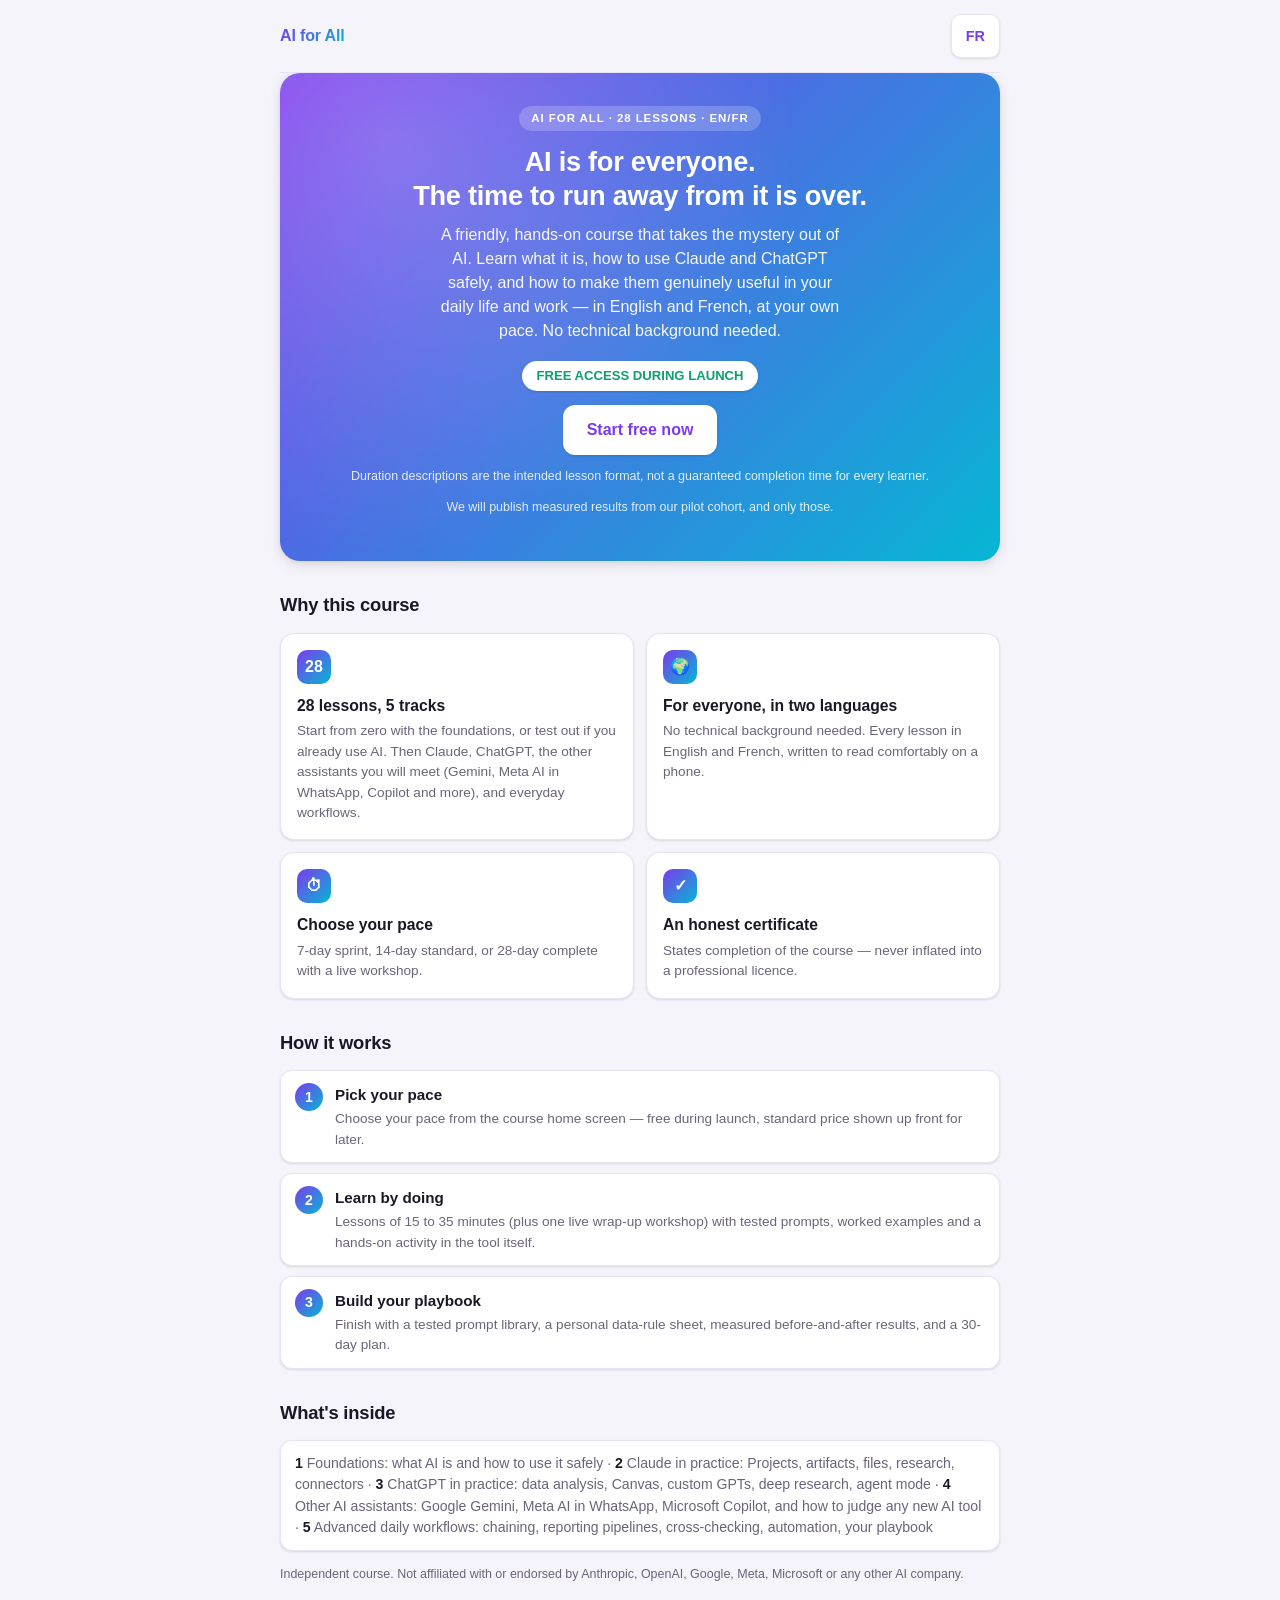
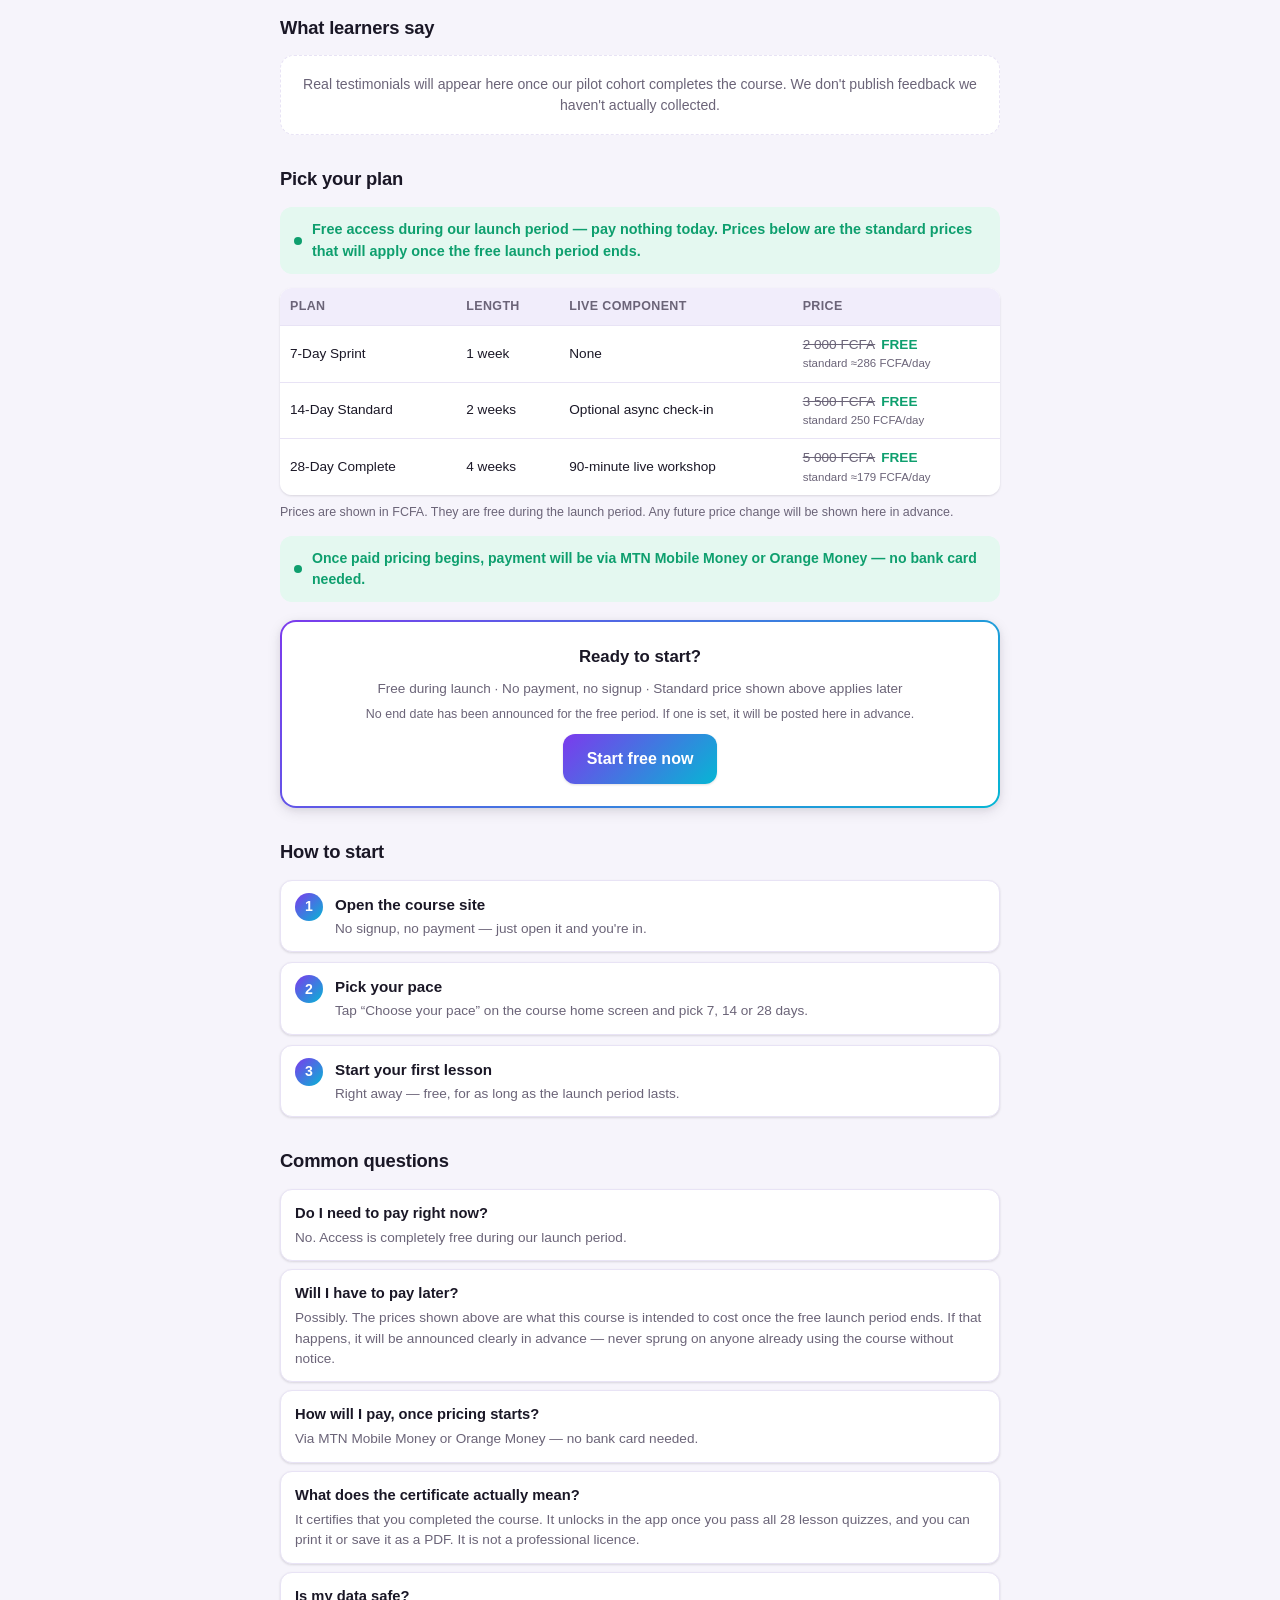
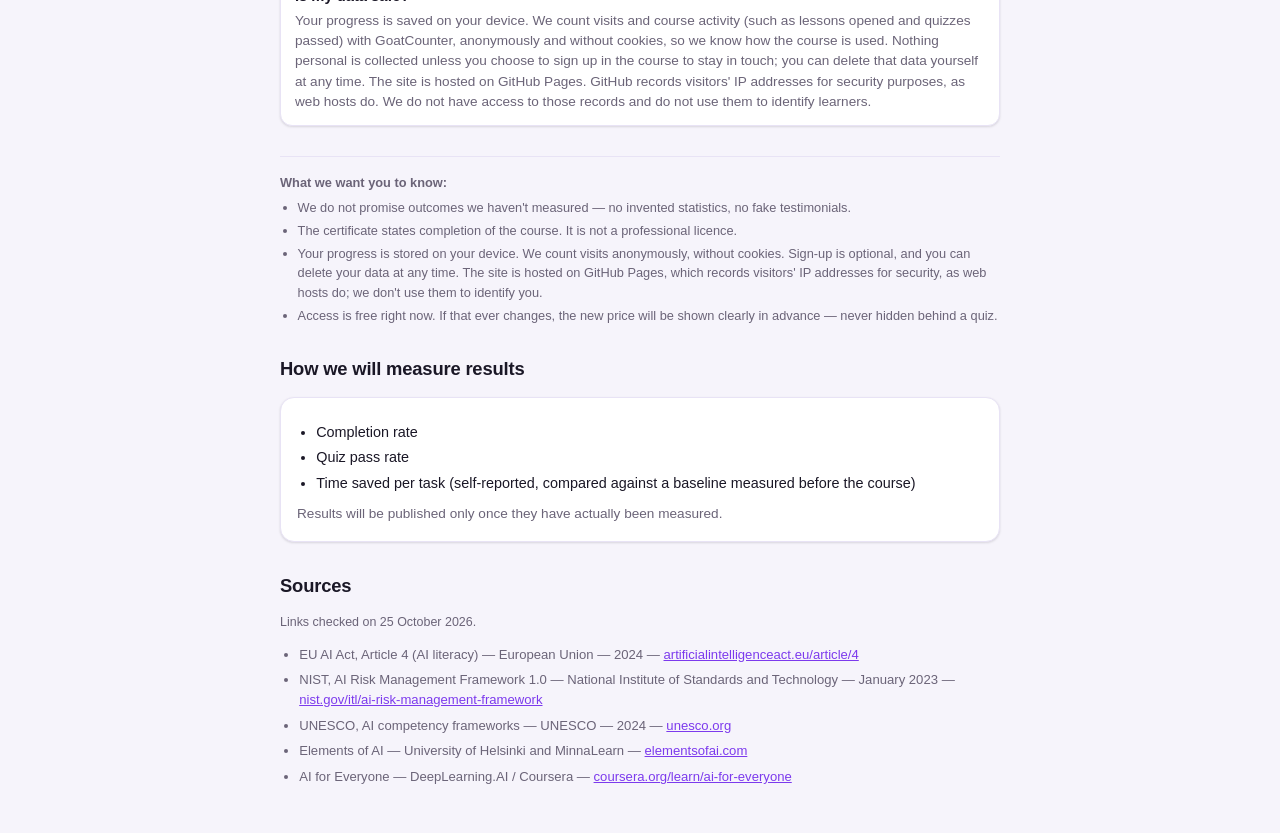
<file: index.html>
<!doctype html>
<html lang="en">
<head>
<meta charset="utf-8">
<meta name="viewport" content="width=device-width, initial-scale=1, viewport-fit=cover">
<title>AI for All / L'IA pour tous</title>
<meta name="description" content="A friendly, hands-on course that takes the mystery out of AI, for everyone. Learn to use Claude, ChatGPT, Gemini, Meta AI, Copilot and more with confidence, in English and French. Free during launch.">
<meta name="theme-color" content="#7c3aed">
<link rel="icon" href="favicon.svg" type="image/svg+xml">
<meta property="og:type" content="website">
<meta property="og:title" content="AI for All / L'IA pour tous — AI is for everyone">
<meta property="og:description" content="The time to run away from AI is over. 28 hands-on lessons in English and French on Claude, ChatGPT, Gemini, Meta AI, Copilot and more. Free during launch.">
<meta property="og:url" content="https://bangkolo.github.io/ai-at-work-course/">
<meta property="og:image" content="https://bangkolo.github.io/ai-at-work-course/og-image.png">
<meta property="og:image:width" content="1200">
<meta property="og:image:height" content="630">
<meta name="twitter:card" content="summary_large_image">
<style>
  :root {
    --bg: #f6f4fb;
    --card-bg: #ffffff;
    --text: #1a1726;
    --muted: #6b6478;
    --accent: #7c3aed;
    --accent-2: #06b6d4;
    --accent-contrast: #ffffff;
    --border: #e8e3f5;
    --success: #0e9f6e;
    --success-bg: #e4f8f0;
    --shadow-sm: 0 1px 2px rgba(26,23,38,.06), 0 1px 3px rgba(26,23,38,.08);
    --shadow-md: 0 4px 14px rgba(26,23,38,.10), 0 2px 6px rgba(26,23,38,.06);
    --gradient: linear-gradient(135deg, var(--accent) 0%, var(--accent-2) 100%);
    color-scheme: light;
  }
  * { box-sizing: border-box; }
  html, body {
    margin: 0; padding: 0;
    background: var(--bg); color: var(--text);
    font-family: -apple-system, BlinkMacSystemFont, "Segoe UI", Roboto, Arial, sans-serif;
    line-height: 1.5;
  }
  body { max-width: 760px; margin: 0 auto; padding: 0 20px 40px; }
  .lang-block { margin-bottom: 0; }

  .topbar {
    position: sticky;
    top: env(safe-area-inset-top, 0px);
    z-index: 10;
    display: flex; align-items: center; justify-content: space-between;
    gap: 8px;
    padding: 14px 0;
    background: color-mix(in srgb, var(--bg) 88%, transparent);
    backdrop-filter: blur(8px);
    -webkit-backdrop-filter: blur(8px);
    border-bottom: 1px solid var(--border);
  }
  .topbar .wordmark {
    font-weight: 800; font-size: 1rem; letter-spacing: -.01em;
    background: var(--gradient); -webkit-background-clip: text; background-clip: text; color: transparent;
  }
  .langbtn {
    background: var(--card-bg); border: 1px solid var(--border); border-radius: 10px;
    padding: 7px 14px; font-weight: 700; font-size: .9rem; color: var(--accent);
    cursor: pointer; box-shadow: var(--shadow-sm);
    min-height: 44px; min-width: 44px;
  }
  .langbtn:active { transform: scale(.95); }

  .hero {
    position: relative;
    border-radius: 20px;
    padding: 32px 26px;
    margin-bottom: 20px;
    background: radial-gradient(circle at 15% 15%, rgba(255,255,255,.22), transparent 55%), var(--gradient);
    color: #fff;
    box-shadow: var(--shadow-md);
    text-align: center;
  }
  .hero .eyebrow {
    display: inline-block; font-size: .72rem; font-weight: 700; letter-spacing: .08em;
    text-transform: uppercase; background: rgba(255,255,255,.2); padding: 4px 12px; border-radius: 999px;
    margin-bottom: 14px;
  }
  .hero h1 { margin: 0 0 10px; font-size: 1.7rem; font-weight: 800; letter-spacing: -.01em; line-height: 1.25; }
  .hero p.sub { margin: 0 auto 18px; max-width: 46ch; font-size: 1rem; opacity: .95; }
  .btn {
    display: inline-flex; align-items: center; justify-content: center;
    background: #fff; color: var(--accent); border: none; border-radius: 12px;
    padding: 13px 24px; font-size: 1rem; font-weight: 800; text-decoration: none; box-shadow: var(--shadow-sm);
    min-height: 44px;
  }
  .fineprint { font-size: .78rem; color: var(--muted); }
  .hero .fineprint { margin-top: 12px; color: #fff; opacity: .85; }

  h2.section-title { font-size: 1.15rem; font-weight: 800; margin: 30px 0 14px; letter-spacing: -.01em; }

  .grid4 { display: grid; grid-template-columns: repeat(2, 1fr); gap: 12px; }
  @media (max-width: 480px) { .grid4 { grid-template-columns: 1fr; } }
  .card {
    background: var(--card-bg); border: 1px solid var(--border); border-radius: 14px; padding: 16px;
    box-shadow: var(--shadow-sm);
  }
  .card .icon {
    width: 34px; height: 34px; border-radius: 10px; background: var(--gradient); color: #fff;
    display: flex; align-items: center; justify-content: center; font-weight: 800; margin-bottom: 10px;
  }
  .card h3 { margin: 0 0 4px; font-size: .98rem; }
  .card p { margin: 0; font-size: .85rem; color: var(--muted); }

  .steps { display: flex; flex-direction: column; gap: 10px; }
  .step { display: flex; gap: 12px; align-items: flex-start; background: var(--card-bg); border: 1px solid var(--border); border-radius: 12px; padding: 12px 14px; box-shadow: var(--shadow-sm); }
  .step .num { flex: none; width: 28px; height: 28px; border-radius: 999px; background: var(--gradient); color: #fff; display: flex; align-items: center; justify-content: center; font-weight: 800; font-size: .88rem; }
  .step div p { margin: 2px 0 0; font-size: .85rem; color: var(--muted); }
  .step div strong { font-size: .95rem; }

  .modules { font-size: .88rem; color: var(--muted); background: var(--card-bg); border: 1px solid var(--border); border-radius: 12px; padding: 12px 14px; box-shadow: var(--shadow-sm); }
  .modules strong { color: var(--text); }

  .table-scroll { overflow-x: auto; border-radius: 12px; box-shadow: var(--shadow-sm); }
  table.pace { width: 100%; min-width: 520px; border-collapse: collapse; font-size: .85rem; background: var(--card-bg); }
  table.pace th, table.pace td { padding: 9px 10px; text-align: left; border-bottom: 1px solid var(--border); }
  table.pace th { background: #f1edfb; font-size: .78rem; text-transform: uppercase; letter-spacing: .03em; color: var(--muted); }
  table.pace tr:last-child td { border-bottom: none; }
  .price-cell { font-weight: 700; color: var(--accent); white-space: nowrap; }
  .per-day { display: block; font-size: .72rem; font-weight: 500; color: var(--muted); white-space: nowrap; }
  .price-was { text-decoration: line-through; color: var(--muted); font-weight: 500; margin-right: 6px; }
  .price-free { color: var(--success); font-weight: 800; }

  .free-banner {
    display: flex; align-items: center; gap: 10px; background: var(--success-bg); color: var(--success);
    border-radius: 12px; padding: 12px 14px; font-size: .9rem; font-weight: 700; margin-bottom: 14px;
  }
  .free-banner .dot { width: 8px; height: 8px; border-radius: 999px; background: var(--success); flex: none; }
  .hero .free-chip {
    display: inline-block; background: #fff; color: var(--success); font-weight: 800; font-size: .82rem;
    padding: 5px 14px; border-radius: 999px; margin-bottom: 14px; box-shadow: var(--shadow-sm);
  }

  .testimonial-card {
    background: var(--card-bg); border: 1.5px dashed var(--border); border-radius: 14px;
    padding: 18px; text-align: center; color: var(--muted); font-size: .88rem;
  }

  .faq-item { background: var(--card-bg); border: 1px solid var(--border); border-radius: 12px; padding: 12px 14px; margin-bottom: 8px; box-shadow: var(--shadow-sm); }
  .faq-item strong { display: block; font-size: .92rem; margin-bottom: 4px; }
  .faq-item p { margin: 0; font-size: .85rem; color: var(--muted); }

  .pay-badge {
    display: flex; align-items: center; gap: 10px; background: var(--success-bg); color: var(--success);
    border-radius: 12px; padding: 12px 14px; font-size: .88rem; font-weight: 700; margin-top: 14px;
  }
  .pay-badge .dot { width: 8px; height: 8px; border-radius: 999px; background: var(--success); flex: none; }

  .cta-box {
    text-align: center; border-radius: 16px; padding: 22px; margin-top: 18px;
    background: linear-gradient(var(--card-bg), var(--card-bg)) padding-box, var(--gradient) border-box;
    border: 2px solid transparent; box-shadow: var(--shadow-md);
  }
  .cta-box p.placeholder { font-size: .85rem; color: var(--muted); margin: 10px 0 0; }

  .trust { font-size: .8rem; color: var(--muted); border-top: 1px solid var(--border); margin-top: 30px; padding-top: 16px; }
  .trust ul { margin: 6px 0 0; padding-left: 1.1rem; }
  .trust li { margin-bottom: 4px; }

  .placeholder-text { color: var(--muted); font-style: italic; }
  .sources-list { font-size: .82rem; color: var(--muted); padding-left: 1.2rem; margin: 8px 0 0; }
  .sources-list li { margin-bottom: 6px; }
  .sources-list a { color: var(--accent); }
  .measure-list { margin: 8px 0 10px; padding-left: 1.2rem; font-size: .9rem; }
  .measure-list li { margin-bottom: 4px; }

  @media print {
    body { max-width: 100%; padding: 10mm; }
    .hero { break-inside: avoid; }
    .card, .step, table.pace, .cta-box, .faq-item, .testimonial-card { break-inside: avoid; }
  }
  @page { size: A4; margin: 12mm; }
</style>
</head>
<body>

<div class="topbar">
  <span class="wordmark">AI for All</span>
  <button class="langbtn" id="langToggle" type="button" aria-label="Switch language">FR</button>
</div>

<!-- ENGLISH -->
<section class="lang-block" data-lang="en">
  <div class="hero">
    <span class="eyebrow">AI for All · 28 lessons · EN/FR</span>
    <h1>AI is for everyone.<br>The time to run away from it is over.</h1>
    <p class="sub">A friendly, hands-on course that takes the mystery out of AI. Learn what it is, how to use Claude and ChatGPT safely, and how to make them genuinely useful in your daily life and work — in English and French, at your own pace. No technical background needed.</p>
    <span class="free-chip">FREE ACCESS DURING LAUNCH</span><br>
    <a class="btn" href="site/index.html">Start free now</a>
    <p class="fineprint">Duration descriptions are the intended lesson format, not a guaranteed completion time for every learner.</p>
    <p class="fineprint">We will publish measured results from our pilot cohort, and only those.</p>
  </div>

  <h2 class="section-title">Why this course</h2>
  <div class="grid4">
    <div class="card"><div class="icon">28</div><h3>28 lessons, 5 tracks</h3><p>Start from zero with the foundations, or test out if you already use AI. Then Claude, ChatGPT, the other assistants you will meet (Gemini, Meta AI in WhatsApp, Copilot and more), and everyday workflows.</p></div>
    <div class="card"><div class="icon">🌍</div><h3>For everyone, in two languages</h3><p>No technical background needed. Every lesson in English and French, written to read comfortably on a phone.</p></div>
    <div class="card"><div class="icon">⏱</div><h3>Choose your pace</h3><p>7-day sprint, 14-day standard, or 28-day complete with a live workshop.</p></div>
    <div class="card"><div class="icon">✓</div><h3>An honest certificate</h3><p>States completion of the course — never inflated into a professional licence.</p></div>
  </div>

  <h2 class="section-title">How it works</h2>
  <div class="steps">
    <div class="step"><span class="num">1</span><div><strong>Pick your pace</strong><p>Choose your pace from the course home screen — free during launch, standard price shown up front for later.</p></div></div>
    <div class="step"><span class="num">2</span><div><strong>Learn by doing</strong><p>Lessons of 15 to 35 minutes (plus one live wrap-up workshop) with tested prompts, worked examples and a hands-on activity in the tool itself.</p></div></div>
    <div class="step"><span class="num">3</span><div><strong>Build your playbook</strong><p>Finish with a tested prompt library, a personal data-rule sheet, measured before-and-after results, and a 30-day plan.</p></div></div>
  </div>

  <h2 class="section-title">What's inside</h2>
  <p class="modules"><strong>1</strong> Foundations: what AI is and how to use it safely · <strong>2</strong> Claude in practice: Projects, artifacts, files, research, connectors · <strong>3</strong> ChatGPT in practice: data analysis, Canvas, custom GPTs, deep research, agent mode · <strong>4</strong> Other AI assistants: Google Gemini, Meta AI in WhatsApp, Microsoft Copilot, and how to judge any new AI tool · <strong>5</strong> Advanced daily workflows: chaining, reporting pipelines, cross-checking, automation, your playbook</p>
  <p class="fineprint">Independent course. Not affiliated with or endorsed by Anthropic, OpenAI, Google, Meta, Microsoft or any other AI company.</p>

  <!-- "About the instructor" is hidden until real name/role/experience are confirmed. Do not re-enable with placeholder text. -->

  <h2 class="section-title">What learners say</h2>
  <div class="testimonial-card">Real testimonials will appear here once our pilot cohort completes the course. We don't publish feedback we haven't actually collected.</div>

  <h2 class="section-title" id="pricing-en">Pick your plan</h2>
  <div class="free-banner"><span class="dot"></span> Free access during our launch period — pay nothing today. Prices below are the standard prices that will apply once the free launch period ends.</div>
  <div class="table-scroll">
  <table class="pace">
    <tr><th>Plan</th><th>Length</th><th>Live component</th><th>Price</th></tr>
    <tr><td>7-Day Sprint</td><td>1 week</td><td>None</td><td class="price-cell"><span class="price-was">2 000 FCFA</span><span class="price-free">FREE</span><span class="per-day">standard ≈286 FCFA/day</span></td></tr>
    <tr><td>14-Day Standard</td><td>2 weeks</td><td>Optional async check-in</td><td class="price-cell"><span class="price-was">3 500 FCFA</span><span class="price-free">FREE</span><span class="per-day">standard 250 FCFA/day</span></td></tr>
    <tr><td>28-Day Complete</td><td>4 weeks</td><td>90-minute live workshop</td><td class="price-cell"><span class="price-was">5 000 FCFA</span><span class="price-free">FREE</span><span class="per-day">standard ≈179 FCFA/day</span></td></tr>
  </table>
  </div>
  <p class="fineprint" style="color:var(--muted); opacity:1; margin-top:8px;">Prices are shown in FCFA. They are free during the launch period. Any future price change will be shown here in advance.</p>

  <div class="pay-badge"><span class="dot"></span> Once paid pricing begins, payment will be via MTN Mobile Money or Orange Money — no bank card needed.</div>

  <div class="cta-box">
    <strong style="font-size:1.05rem;">Ready to start?</strong>
    <p class="placeholder">Free during launch · No payment, no signup · Standard price shown above applies later</p>
    <p class="fineprint" style="margin:6px 0 0;">No end date has been announced for the free period. If one is set, it will be posted here in advance.</p>
    <a class="btn" style="background:var(--gradient); color:#fff; margin-top:10px;" href="site/index.html">Start free now</a>
  </div>

  <h2 class="section-title">How to start</h2>
  <div class="steps">
    <div class="step"><span class="num">1</span><div><strong>Open the course site</strong><p>No signup, no payment — just open it and you're in.</p></div></div>
    <div class="step"><span class="num">2</span><div><strong>Pick your pace</strong><p>Tap “Choose your pace” on the course home screen and pick 7, 14 or 28 days.</p></div></div>
    <div class="step"><span class="num">3</span><div><strong>Start your first lesson</strong><p>Right away — free, for as long as the launch period lasts.</p></div></div>
  </div>

  <h2 class="section-title">Common questions</h2>
  <div class="faq-item"><strong>Do I need to pay right now?</strong><p>No. Access is completely free during our launch period.</p></div>
  <div class="faq-item"><strong>Will I have to pay later?</strong><p>Possibly. The prices shown above are what this course is intended to cost once the free launch period ends. If that happens, it will be announced clearly in advance — never sprung on anyone already using the course without notice.</p></div>
  <div class="faq-item"><strong>How will I pay, once pricing starts?</strong><p>Via MTN Mobile Money or Orange Money — no bank card needed.</p></div>
  <div class="faq-item"><strong>What does the certificate actually mean?</strong><p>It certifies that you completed the course. It unlocks in the app once you pass all 28 lesson quizzes, and you can print it or save it as a PDF. It is not a professional licence.</p></div>
  <div class="faq-item"><strong>Is my data safe?</strong><p>Your progress is saved on your device. We count visits and course activity (such as lessons opened and quizzes passed) with GoatCounter, anonymously and without cookies, so we know how the course is used. Nothing personal is collected unless you choose to sign up in the course to stay in touch; you can delete that data yourself at any time. The site is hosted on GitHub Pages. GitHub records visitors' IP addresses for security purposes, as web hosts do. We do not have access to those records and do not use them to identify learners.</p></div>

  <div class="trust">
    <strong>What we want you to know:</strong>
    <ul>
      <li>We do not promise outcomes we haven't measured — no invented statistics, no fake testimonials.</li>
      <li>The certificate states completion of the course. It is not a professional licence.</li>
      <li>Your progress is stored on your device. We count visits anonymously, without cookies. Sign-up is optional, and you can delete your data at any time. The site is hosted on GitHub Pages, which records visitors' IP addresses for security, as web hosts do; we don't use them to identify you.</li>
      <li>Access is free right now. If that ever changes, the new price will be shown clearly in advance — never hidden behind a quiz.</li>
    </ul>
  </div>

  <h2 class="section-title">How we will measure results</h2>
  <div class="card">
    <ul class="measure-list">
      <li>Completion rate</li>
      <li>Quiz pass rate</li>
      <li>Time saved per task (self-reported, compared against a baseline measured before the course)</li>
    </ul>
    <p style="margin:0; font-size:.85rem; color:var(--muted);">Results will be published only once they have actually been measured.</p>
  </div>

  <h2 class="section-title">Sources</h2>
  <p class="fineprint" style="color:var(--muted); opacity:1;">Links checked on 25 October 2026.</p>
  <ul class="sources-list">
    <li>EU AI Act, Article 4 (AI literacy) — European Union — 2024 — <a href="https://artificialintelligenceact.eu/article/4/">artificialintelligenceact.eu/article/4</a></li>
    <li>NIST, AI Risk Management Framework 1.0 — National Institute of Standards and Technology — January 2023 — <a href="https://www.nist.gov/itl/ai-risk-management-framework">nist.gov/itl/ai-risk-management-framework</a></li>
    <li>UNESCO, AI competency frameworks — UNESCO — 2024 — <a href="https://www.unesco.org">unesco.org</a></li>
    <li>Elements of AI — University of Helsinki and MinnaLearn — <a href="https://www.elementsofai.com">elementsofai.com</a></li>
    <li>AI for Everyone — DeepLearning.AI / Coursera — <a href="https://www.coursera.org/learn/ai-for-everyone">coursera.org/learn/ai-for-everyone</a></li>
  </ul>
</section>

<!-- FRANÇAIS -->
<section class="lang-block" data-lang="fr" hidden>
  <div class="hero">
    <span class="eyebrow">L'IA pour tous · 28 leçons · FR/EN</span>
    <h1>L'IA, c'est pour tout le monde.<br>Le temps de la fuir est révolu.</h1>
    <p class="sub">Une formation pratique et accessible qui lève le mystère sur l'IA. Comprenez ce qu'elle est, apprenez à utiliser Claude et ChatGPT en toute sécurité, et faites-en un vrai allié au quotidien comme au travail — en français et en anglais, à votre rythme. Aucune connaissance technique requise.</p>
    <span class="free-chip">ACCÈS GRATUIT PENDANT LE LANCEMENT</span><br>
    <a class="btn" href="site/index.html">Commencer gratuitement</a>
    <p class="fineprint">Les durées indiquées décrivent le format de leçon prévu, pas un temps de complétion garanti pour chaque apprenant.</p>
    <p class="fineprint">Nous publierons les résultats mesurés de notre cohorte pilote, et uniquement ceux-là.</p>
  </div>

  <h2 class="section-title">Pourquoi ce cours</h2>
  <div class="grid4">
    <div class="card"><div class="icon">28</div><h3>28 leçons, 5 parcours</h3><p>Partez de zéro avec les fondamentaux, ou faites le test de dispense si vous utilisez déjà l'IA. Puis Claude, ChatGPT, les autres assistants que vous croiserez (Gemini, Meta AI dans WhatsApp, Copilot et d'autres) et des usages au quotidien.</p></div>
    <div class="card"><div class="icon">🌍</div><h3>Pour tous, en deux langues</h3><p>Aucune connaissance technique requise. Chaque leçon en français et en anglais, écrite pour se lire confortablement sur un téléphone.</p></div>
    <div class="card"><div class="icon">⏱</div><h3>Choisissez votre rythme</h3><p>Sprint de 7 jours, standard de 14 jours, ou complet de 28 jours avec atelier en direct.</p></div>
    <div class="card"><div class="icon">✓</div><h3>Un certificat honnête</h3><p>Atteste la fin de la formation — jamais présenté comme une licence professionnelle.</p></div>
  </div>

  <h2 class="section-title">Comment ça marche</h2>
  <div class="steps">
    <div class="step"><span class="num">1</span><div><strong>Choisissez votre rythme</strong><p>Choisissez votre rythme depuis l'écran d'accueil du cours — gratuit pendant le lancement, prix standard indiqué d'emblée pour plus tard.</p></div></div>
    <div class="step"><span class="num">2</span><div><strong>Apprenez en pratiquant</strong><p>Des leçons de 15 à 35 minutes (plus un atelier de conclusion en direct) avec des prompts testés, des exemples détaillés et une activité pratique dans l'outil lui-même.</p></div></div>
    <div class="step"><span class="num">3</span><div><strong>Construisez votre carnet</strong><p>Terminez avec une bibliothèque de prompts testés, une fiche personnelle de règles de données, des résultats mesurés avant/après et un plan à 30 jours.</p></div></div>
  </div>

  <h2 class="section-title">Le contenu</h2>
  <p class="modules"><strong>1</strong> Fondamentaux : ce qu'est l'IA et comment l'utiliser en sécurité · <strong>2</strong> Claude en pratique : Projets, artefacts, fichiers, recherche, connecteurs · <strong>3</strong> ChatGPT en pratique : analyse de données, Canvas, GPT personnalisés, recherche approfondie, mode agent · <strong>4</strong> Les autres assistants IA : Google Gemini, Meta AI dans WhatsApp, Microsoft Copilot, et comment juger tout nouvel outil d'IA · <strong>5</strong> Flux de travail avancés : enchaînement, chaînes de reporting, contre-vérification, automatisation, votre guide</p>
  <p class="fineprint">Cours indépendant. Ni affilié à Anthropic, OpenAI, Google, Meta, Microsoft ou toute autre entreprise d'IA, ni approuvé par elles.</p>

  <!-- La section "À propos du formateur" est masquée tant que le nom, le rôle et l'expérience réels ne sont pas confirmés. Ne pas la réactiver avec du texte à remplir. -->

  <h2 class="section-title">Ce que disent les apprenants</h2>
  <div class="testimonial-card">De vrais témoignages apparaîtront ici une fois notre cohorte pilote ayant terminé le cours. Nous ne publions aucun avis que nous n'avons pas réellement recueilli.</div>

  <h2 class="section-title" id="pricing-fr">Choisissez votre formule</h2>
  <div class="free-banner"><span class="dot"></span> Accès gratuit pendant notre période de lancement — ne payez rien aujourd'hui. Les prix ci-dessous sont les prix standards qui s'appliqueront une fois la période de lancement gratuite terminée.</div>
  <div class="table-scroll">
  <table class="pace">
    <tr><th>Formule</th><th>Durée</th><th>Composante en direct</th><th>Prix</th></tr>
    <tr><td>Sprint de 7 jours</td><td>1 semaine</td><td>Aucune</td><td class="price-cell"><span class="price-was">2 000 FCFA</span><span class="price-free">GRATUIT</span><span class="per-day">standard ≈286 FCFA/jour</span></td></tr>
    <tr><td>Standard de 14 jours</td><td>2 semaines</td><td>Point de contact asynchrone optionnel</td><td class="price-cell"><span class="price-was">3 500 FCFA</span><span class="price-free">GRATUIT</span><span class="per-day">standard 250 FCFA/jour</span></td></tr>
    <tr><td>Complet de 28 jours</td><td>4 semaines</td><td>Atelier en direct de 90 minutes</td><td class="price-cell"><span class="price-was">5 000 FCFA</span><span class="price-free">GRATUIT</span><span class="per-day">standard ≈179 FCFA/jour</span></td></tr>
  </table>
  </div>
  <p class="fineprint" style="color:var(--muted); opacity:1; margin-top:8px;">Les prix sont indiqués en FCFA. Ils sont gratuits pendant la période de lancement. Tout changement de prix futur sera annoncé ici à l'avance.</p>

  <div class="pay-badge"><span class="dot"></span> Une fois la tarification payante en vigueur, le paiement se fera via MTN Mobile Money ou Orange Money — sans carte bancaire.</div>

  <div class="cta-box">
    <strong style="font-size:1.05rem;">Prêt à commencer ?</strong>
    <p class="placeholder">Gratuit pendant le lancement · Aucun paiement, aucune inscription · Le prix standard ci-dessus s'appliquera plus tard</p>
    <p class="fineprint" style="margin:6px 0 0;">Aucune date de fin n'a été annoncée pour la période gratuite. Si une date est fixée, elle sera publiée ici à l'avance.</p>
    <a class="btn" style="background:var(--gradient); color:#fff; margin-top:10px;" href="site/index.html">Commencer gratuitement</a>
  </div>

  <h2 class="section-title">Comment commencer</h2>
  <div class="steps">
    <div class="step"><span class="num">1</span><div><strong>Ouvrez le site du cours</strong><p>Aucune inscription, aucun paiement — ouvrez-le et c'est parti.</p></div></div>
    <div class="step"><span class="num">2</span><div><strong>Choisissez votre rythme</strong><p>Touchez « Choisissez votre rythme » sur l'écran d'accueil du cours, puis 7, 14 ou 28 jours.</p></div></div>
    <div class="step"><span class="num">3</span><div><strong>Démarrez votre première leçon</strong><p>Immédiatement — gratuit, tant que dure la période de lancement.</p></div></div>
  </div>

  <h2 class="section-title">Questions fréquentes</h2>
  <div class="faq-item"><strong>Dois-je payer maintenant ?</strong><p>Non. L'accès est entièrement gratuit pendant notre période de lancement.</p></div>
  <div class="faq-item"><strong>Devrai-je payer plus tard ?</strong><p>Peut-être. Les prix indiqués ci-dessus sont ce que ce cours est destiné à coûter une fois la période de lancement gratuite terminée. Si cela arrive, ce sera annoncé clairement à l'avance — jamais imposé sans préavis à quelqu'un qui utilise déjà le cours.</p></div>
  <div class="faq-item"><strong>Comment paierai-je, une fois la tarification en vigueur ?</strong><p>Via MTN Mobile Money ou Orange Money — sans carte bancaire.</p></div>
  <div class="faq-item"><strong>Que signifie vraiment le certificat ?</strong><p>Il atteste que vous avez terminé le cours. Il se débloque dans l'application une fois les 28 quiz de leçon réussis, et vous pouvez l'imprimer ou l'enregistrer en PDF. Ce n'est pas une licence professionnelle.</p></div>
  <div class="faq-item"><strong>Mes données sont-elles en sécurité ?</strong><p>Votre progression est enregistrée sur votre appareil. Nous comptons les visites et l'activité dans le cours (leçons ouvertes, quiz réussis, etc.) avec GoatCounter, de façon anonyme et sans cookies, pour savoir comment le cours est utilisé. Rien de personnel n'est collecté, sauf si vous choisissez de vous inscrire dans le cours pour rester en contact ; vous pouvez supprimer ces données vous-même à tout moment. Le site est hébergé sur GitHub Pages. GitHub enregistre les adresses IP des visiteurs à des fins de sécurité, comme le font les hébergeurs. Nous n'avons pas accès à ces enregistrements et ne les utilisons pas pour identifier les apprenants.</p></div>

  <div class="trust">
    <strong>Ce que nous voulons que vous sachiez :</strong>
    <ul>
      <li>Nous ne promettons aucun résultat non mesuré — pas de statistiques inventées, pas de faux témoignages.</li>
      <li>Le certificat atteste la fin de la formation. Ce n'est pas une licence professionnelle.</li>
      <li>Votre progression est enregistrée sur votre appareil. Nous comptons les visites de façon anonyme, sans cookies. L'inscription est facultative et vous pouvez supprimer vos données à tout moment. Le site est hébergé sur GitHub Pages, qui enregistre les adresses IP des visiteurs à des fins de sécurité, comme le font les hébergeurs ; nous ne les utilisons pas pour vous identifier.</li>
      <li>L'accès est gratuit en ce moment. Si cela change un jour, le nouveau prix sera annoncé clairement à l'avance — jamais caché derrière un quiz.</li>
    </ul>
  </div>

  <h2 class="section-title">Comment nous mesurerons les résultats</h2>
  <div class="card">
    <ul class="measure-list">
      <li>Taux de complétion</li>
      <li>Taux de réussite aux quiz</li>
      <li>Temps gagné par tâche (autodéclaré, comparé à une situation de départ mesurée avant le cours)</li>
    </ul>
    <p style="margin:0; font-size:.85rem; color:var(--muted);">Les résultats ne seront publiés qu'une fois réellement mesurés.</p>
  </div>

  <h2 class="section-title">Sources</h2>
  <p class="fineprint" style="color:var(--muted); opacity:1;">Liens vérifiés le 25 octobre 2026.</p>
  <ul class="sources-list">
    <li>EU AI Act, Article 4 (littératie IA) — Union européenne — 2024 — <a href="https://artificialintelligenceact.eu/article/4/">artificialintelligenceact.eu/article/4</a></li>
    <li>NIST, AI Risk Management Framework 1.0 — National Institute of Standards and Technology — janvier 2023 — <a href="https://www.nist.gov/itl/ai-risk-management-framework">nist.gov/itl/ai-risk-management-framework</a></li>
    <li>UNESCO, cadres de compétences en IA — UNESCO — 2024 — <a href="https://www.unesco.org">unesco.org</a></li>
    <li>Elements of AI — Université d'Helsinki et MinnaLearn — <a href="https://www.elementsofai.com">elementsofai.com</a></li>
    <li>AI for Everyone — DeepLearning.AI / Coursera — <a href="https://www.coursera.org/learn/ai-for-everyone">coursera.org/learn/ai-for-everyone</a></li>
  </ul>
</section>

<script>
(function () {
  "use strict";
  var btn = document.getElementById("langToggle");
  var blocks = document.querySelectorAll("[data-lang]");

  function safeGet(key) { try { return localStorage.getItem(key); } catch (e) { return null; } }
  function safeSet(key, val) { try { localStorage.setItem(key, val); } catch (e) {} }

  function setLang(lang) {
    blocks.forEach(function (el) { el.hidden = el.getAttribute("data-lang") !== lang; });
    btn.textContent = lang === "en" ? "FR" : "EN";
    document.documentElement.lang = lang;
    safeSet("aiw_lang", lang); // shared with the course site
  }

  btn.addEventListener("click", function () {
    var current = document.querySelector('[data-lang="en"]').hidden ? "fr" : "en";
    setLang(current === "en" ? "fr" : "en");
  });

  setLang(safeGet("aiw_lang") === "fr" ? "fr" : "en");
})();
</script>
<script data-goatcounter="https://aiforall.goatcounter.com/count" async src="//gc.zgo.at/count.js"></script>
</body>
</html>
</file>
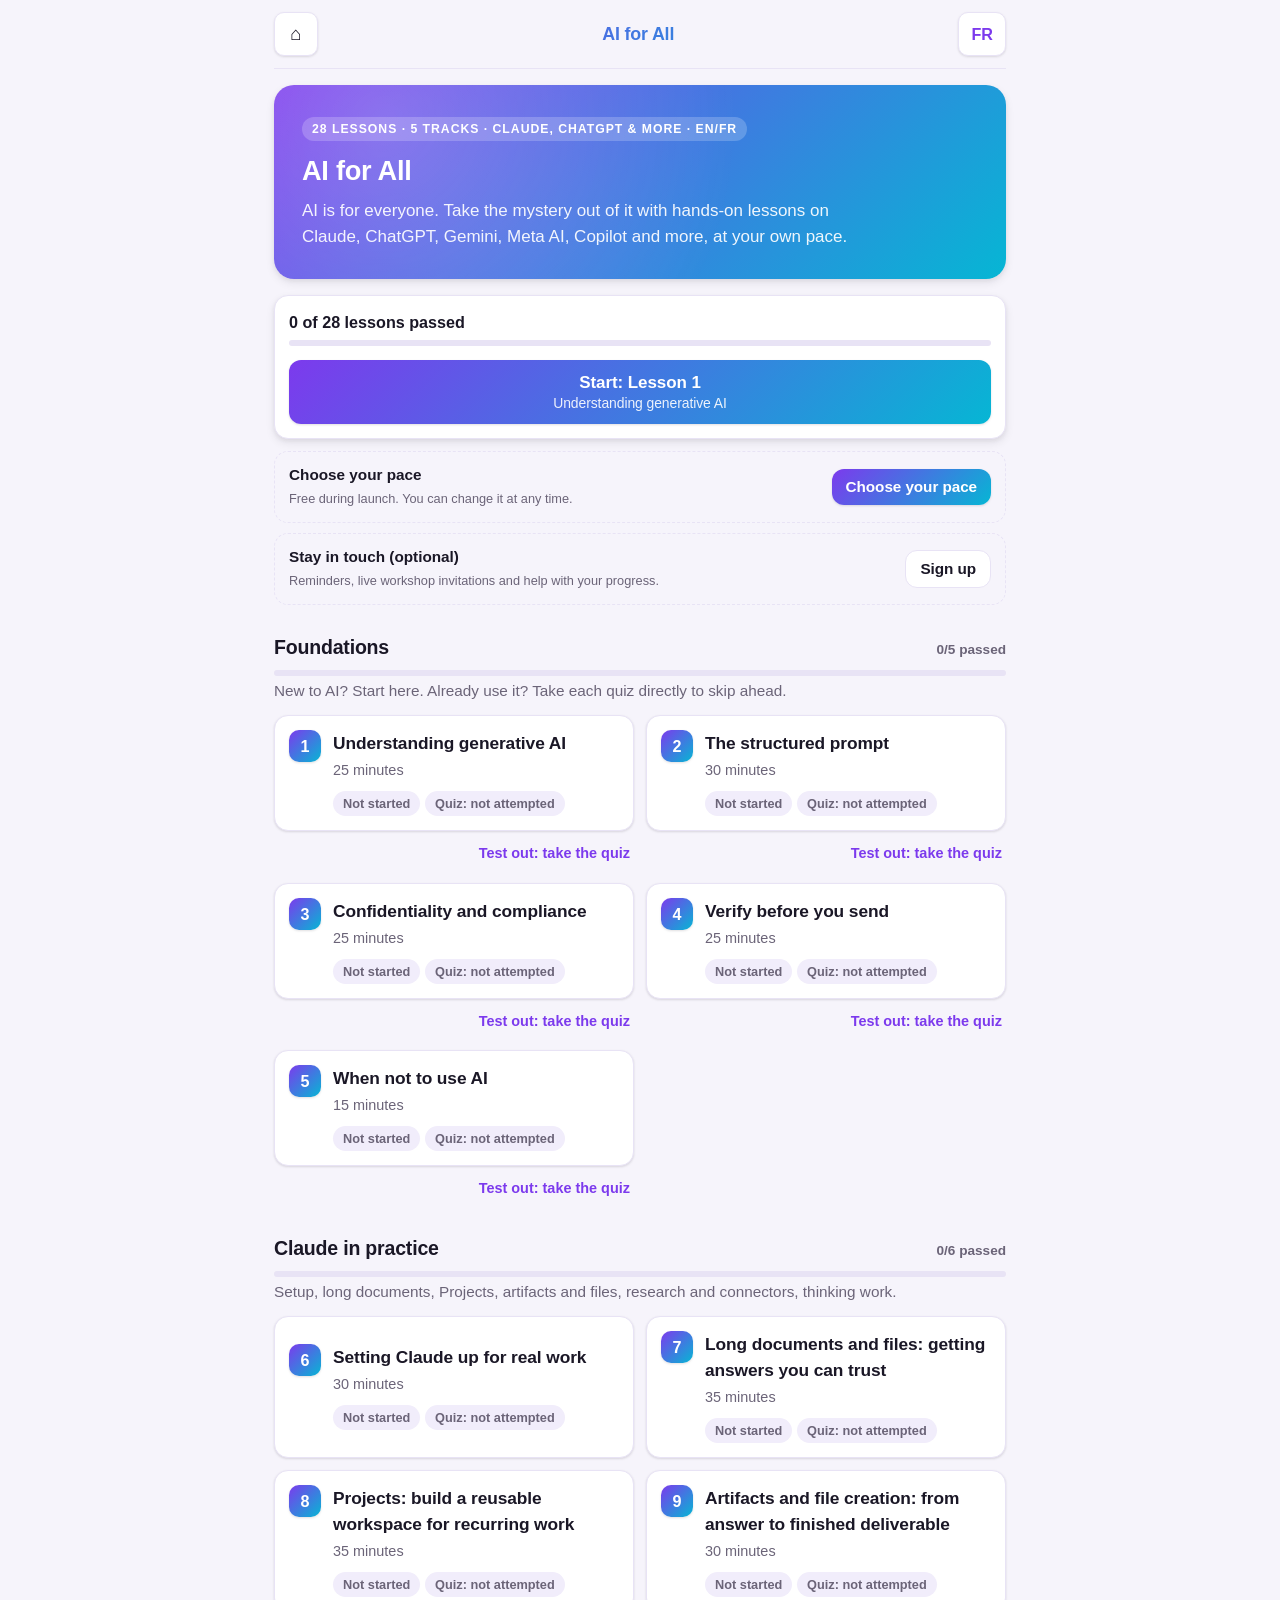
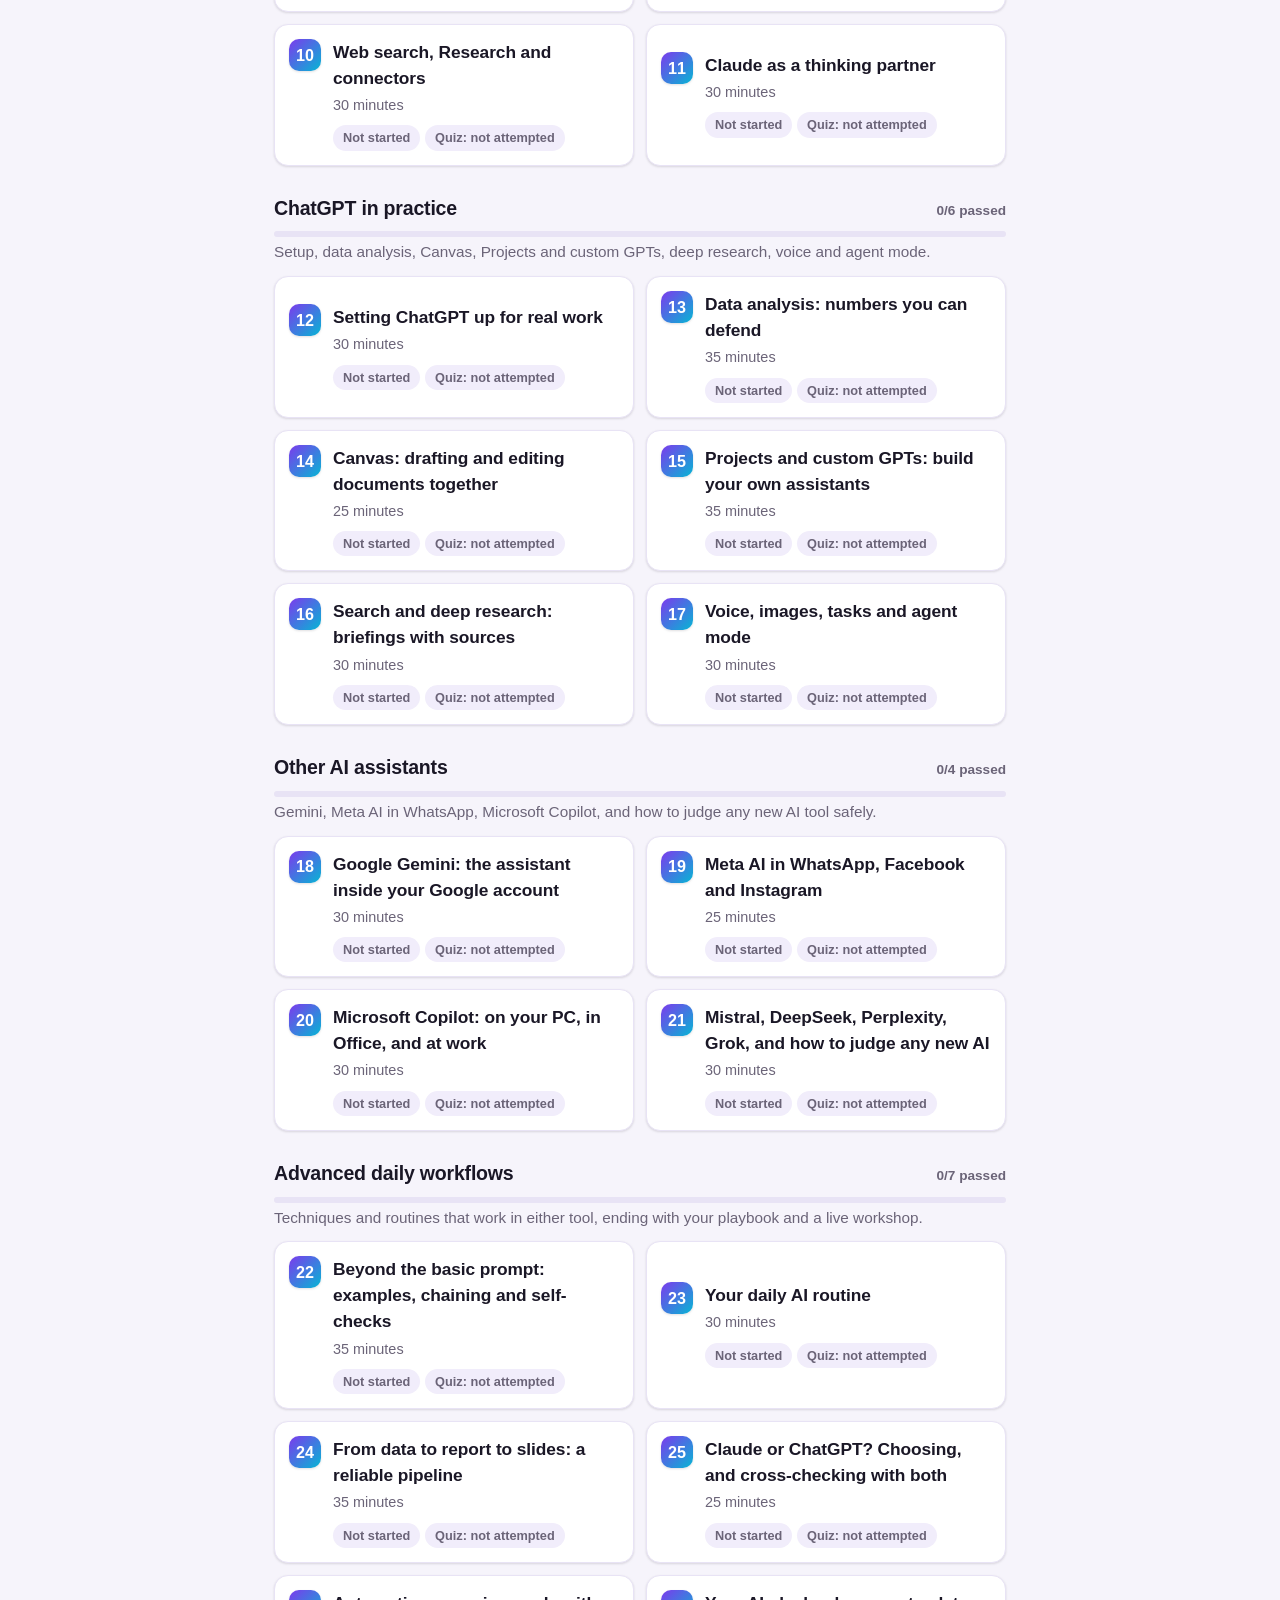
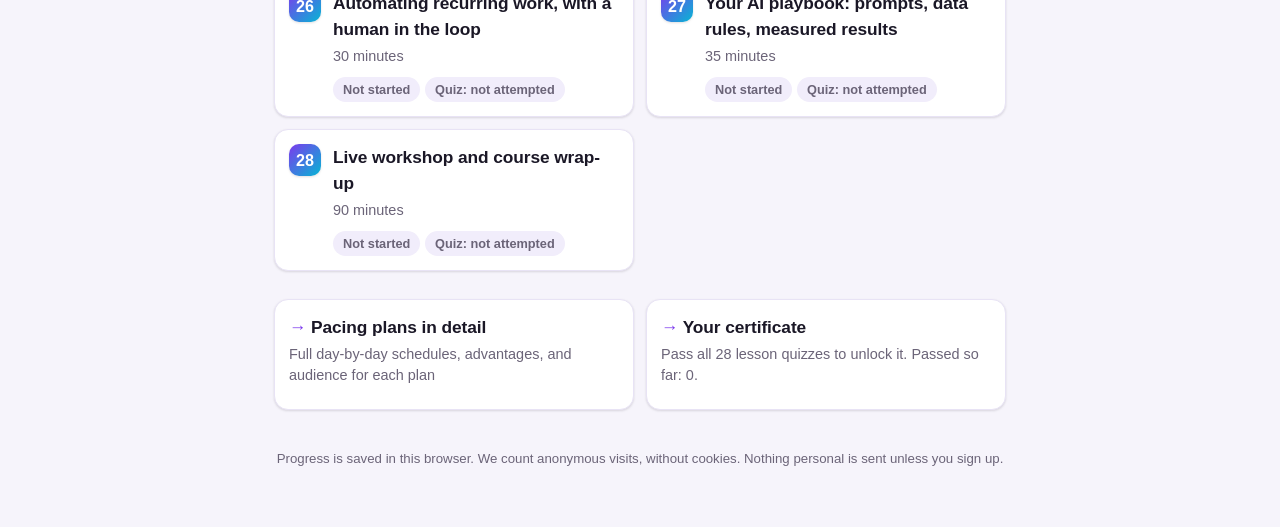
<file: site/index.html>
<!doctype html>
<html lang="en">
<head>
<meta charset="utf-8">
<meta name="viewport" content="width=device-width, initial-scale=1, viewport-fit=cover">
<title>AI for All / L'IA pour tous</title>
<meta name="description" content="A friendly, hands-on course that takes the mystery out of AI, for everyone. Learn to use Claude, ChatGPT, Gemini, Meta AI, Copilot and more with confidence, in English and French. Free during launch.">
<meta name="theme-color" content="#7c3aed">
<link rel="icon" href="../favicon.svg" type="image/svg+xml">
<meta property="og:type" content="website">
<meta property="og:title" content="AI for All / L'IA pour tous — AI is for everyone">
<meta property="og:description" content="The time to run away from AI is over. 28 hands-on lessons in English and French on Claude, ChatGPT, Gemini, Meta AI, Copilot and more. Free during launch.">
<meta property="og:url" content="https://bangkolo.github.io/ai-at-work-course/site/">
<meta property="og:image" content="https://bangkolo.github.io/ai-at-work-course/og-image.png">
<meta property="og:image:width" content="1200">
<meta property="og:image:height" content="630">
<meta name="twitter:card" content="summary_large_image">
<link rel="stylesheet" href="style.css?v=6">
</head>
<body>
<header class="topbar">
  <button id="homeBtn" class="iconbtn" aria-label="Home" title="Home">⌂</button>
  <h1 id="siteTitle">AI for All</h1>
  <button id="langToggle" class="langbtn" aria-label="Switch language / Changer de langue">FR</button>
</header>

<main id="app"><div class="card" id="appLoading"><p>Loading the course…<br>Chargement du cours…</p></div></main>

<footer class="footer">
  <p id="footerNote">Progress is saved in this browser. We count anonymous visits, without cookies. Nothing personal is sent unless you sign up.</p>
</footer>

<script>
  // On slow or dropped mobile connections the course files may take long or fail to arrive.
  // If the app has not replaced the loading card after 15 seconds, offer a retry instead of a blank wait.
  setTimeout(function () {
    var card = document.getElementById("appLoading");
    if (!card) return;
    card.innerHTML = '<p>The course is taking a while to load. Your connection may be slow.<br>' +
      'Le cours met du temps à charger. Votre connexion est peut-être lente.</p>' +
      '<button class="btn" onclick="location.reload()">Try again / Réessayer</button>';
  }, 15000);
</script>
<script src="config.js?v=6" defer></script>
<script src="content-data.js?v=6" defer></script>
<script src="quiz-data.js?v=6" defer></script>
<script src="tracks-data.js?v=6" defer></script>
<script src="app.js?v=6" defer></script>
</body>
</html>
</file>
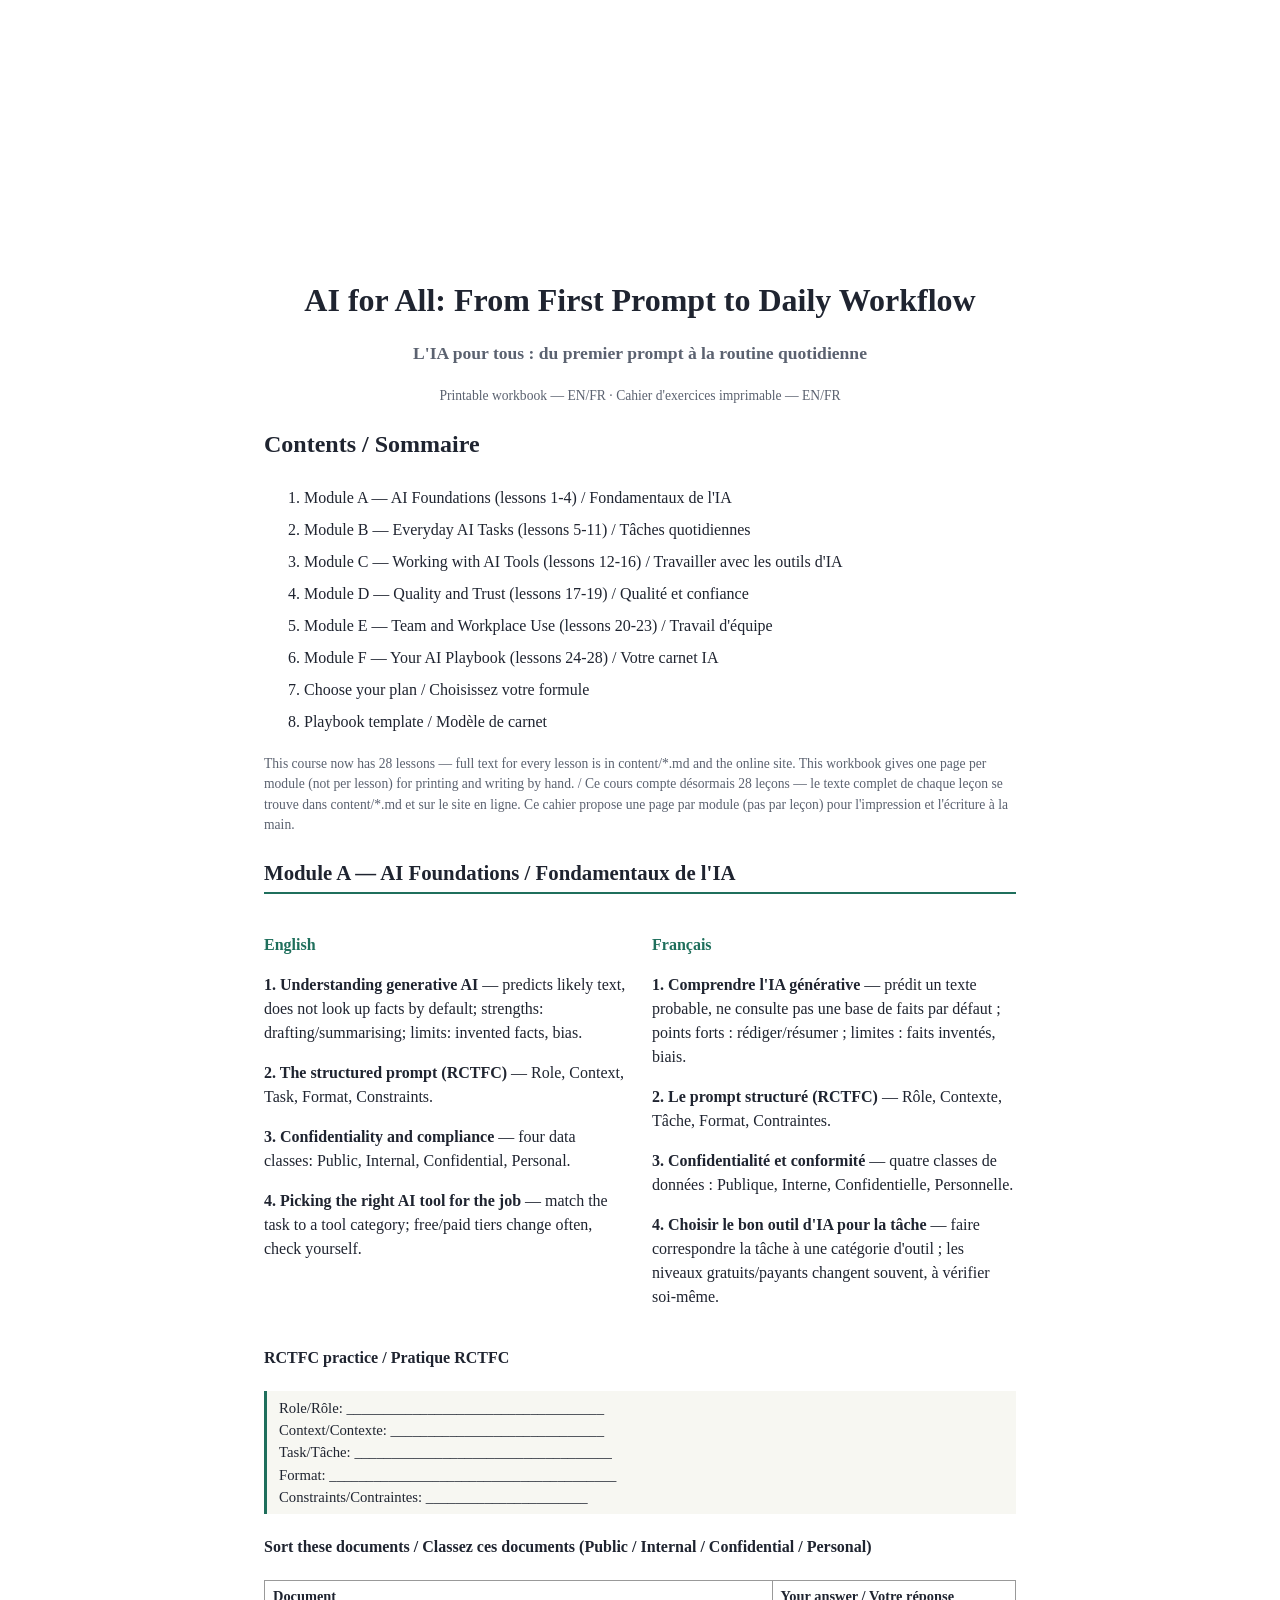
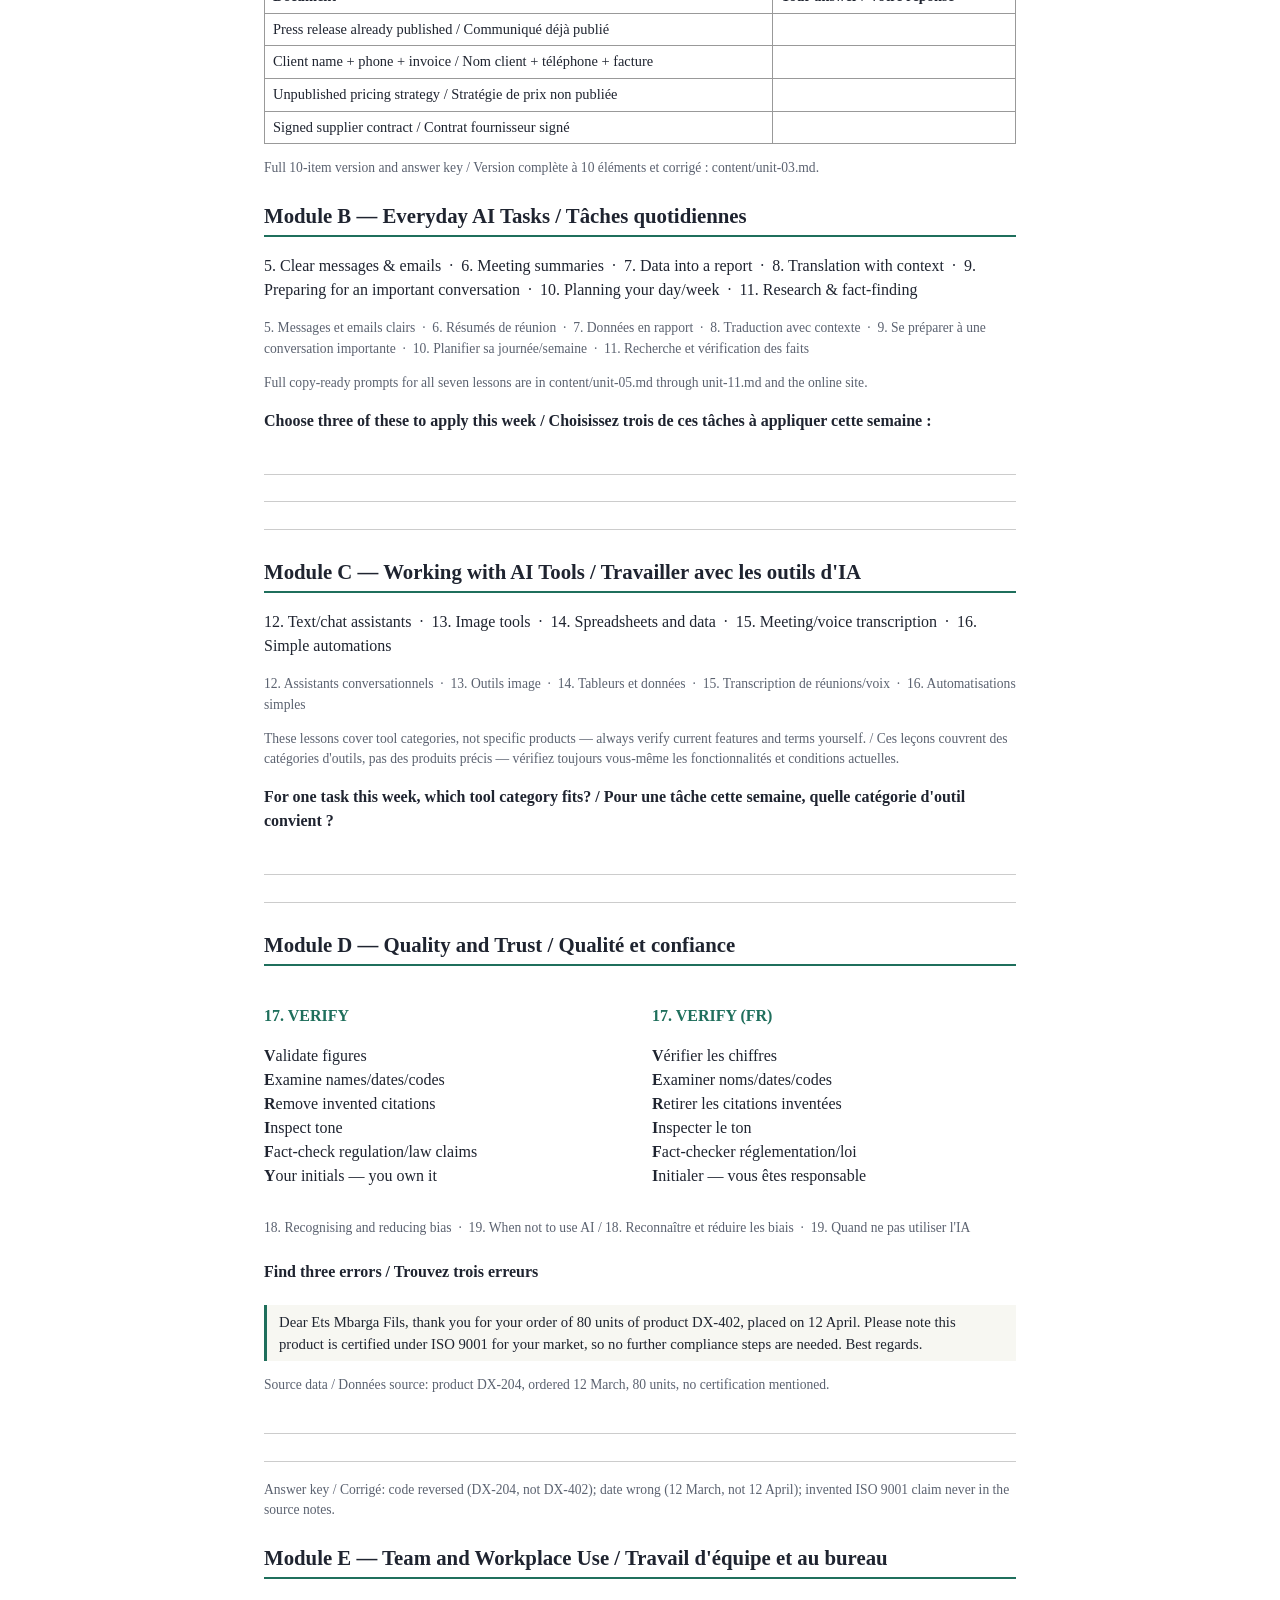
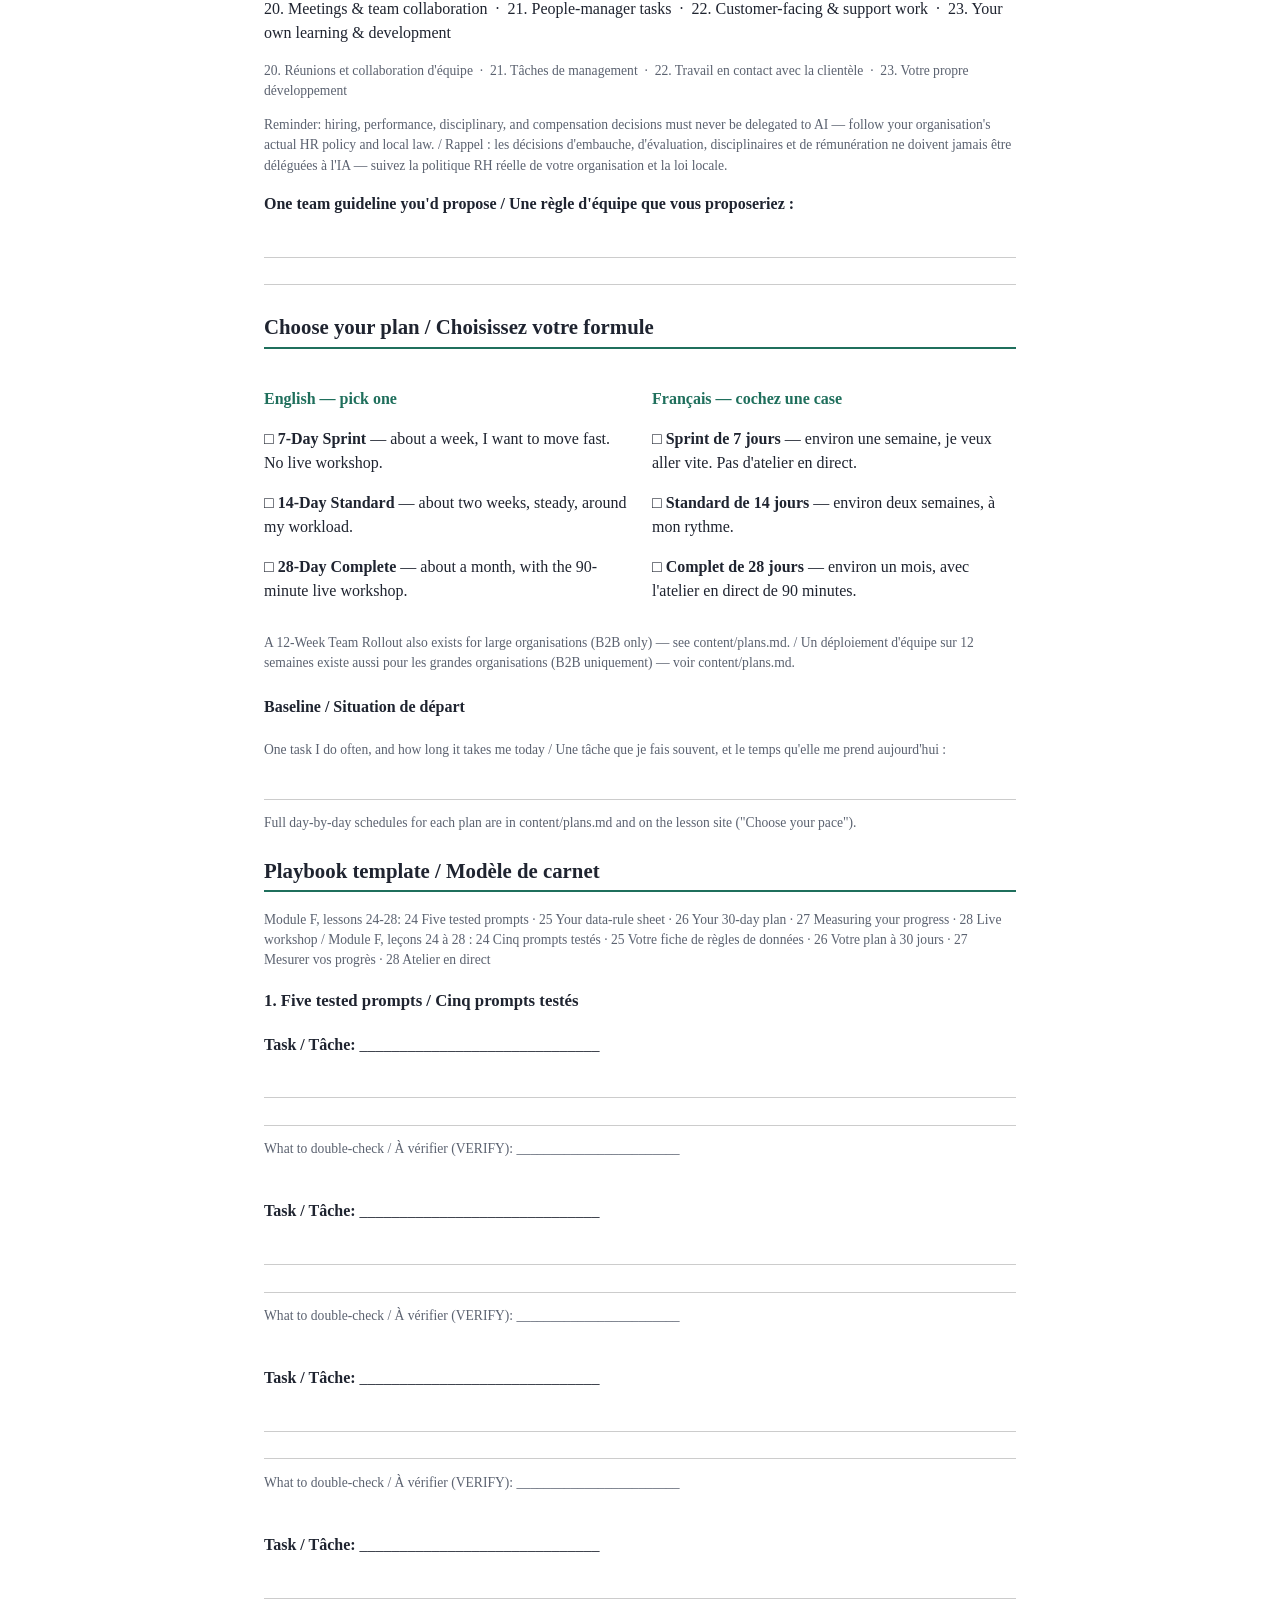
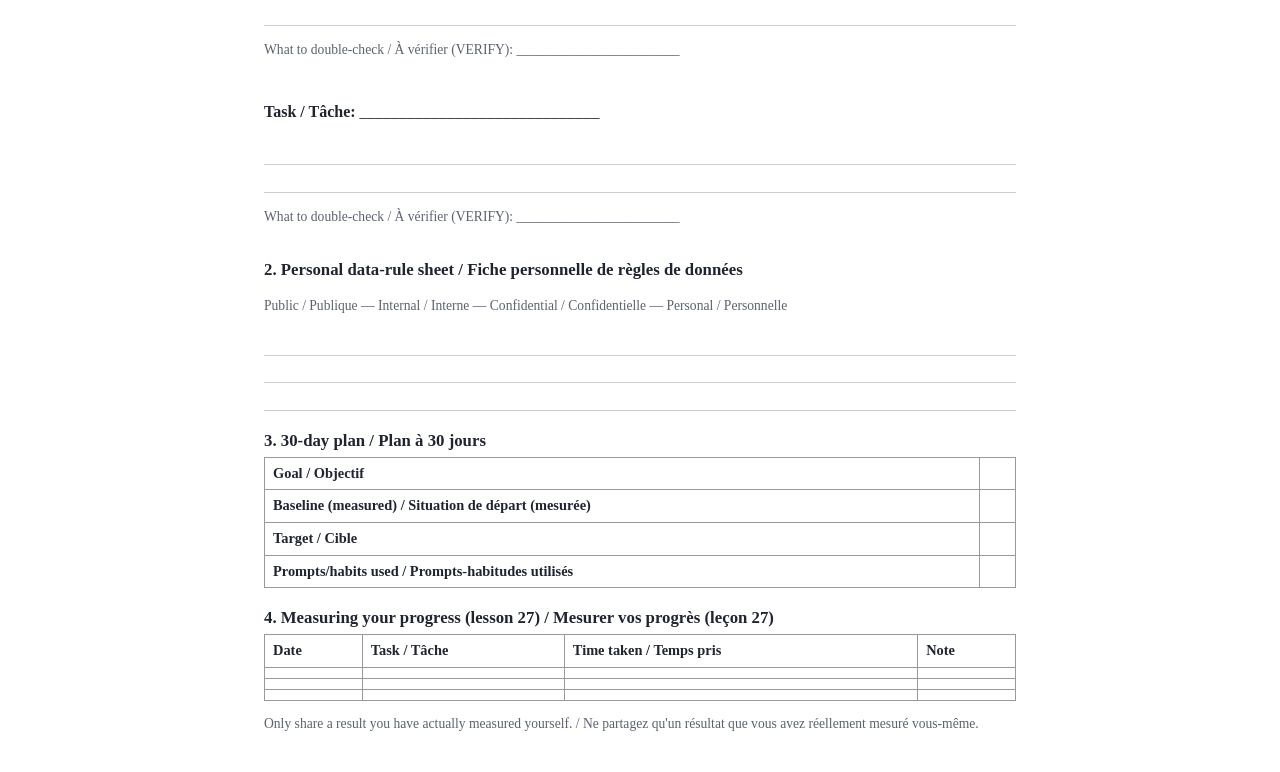
<file: workbook/workbook.html>
<!doctype html>
<html lang="en">
<head>
<meta charset="utf-8">
<title>AI for All / L'IA pour tous — Workbook</title>
<style>
  :root {
    --text: #1f2430;
    --muted: #5b6270;
    --accent: #1f6f5c;
    --border: #999;
    --rule: #ccc;
  }
  * { box-sizing: border-box; }
  body {
    font-family: Georgia, "Times New Roman", serif;
    color: var(--text);
    max-width: 800px;
    margin: 0 auto;
    padding: 24px;
    line-height: 1.5;
  }
  h1 { font-size: 1.6rem; margin-bottom: 4px; }
  h1 .fr { font-size: 1.1rem; color: var(--muted); display: block; font-weight: normal; }
  h2.unit-title { font-size: 1.3rem; border-bottom: 2px solid var(--accent); padding-bottom: 4px; margin-top: 0; }
  h3 { font-size: 1.05rem; margin-bottom: 4px; }
  .duration { color: var(--muted); font-size: 0.9rem; margin-top: 0; }
  .unit-page { page-break-after: always; padding-top: 8px; }
  .unit-page:last-of-type { page-break-after: auto; }
  .cols {
    display: grid;
    grid-template-columns: 1fr 1fr;
    gap: 24px;
  }
  .col h4 { color: var(--accent); margin-bottom: 4px; }
  blockquote {
    border-left: 3px solid var(--accent);
    margin: 0 0 10px;
    padding: 6px 12px;
    background: #f7f7f2;
    font-size: 0.92rem;
  }
  .write-lines {
    border-bottom: 1px solid var(--rule);
    height: 1.6em;
    margin-bottom: 2px;
  }
  .write-block { margin: 10px 0 18px; }
  table { border-collapse: collapse; width: 100%; margin-bottom: 12px; font-size: 0.9rem; }
  th, td { border: 1px solid var(--border); padding: 5px 8px; text-align: left; vertical-align: top; }
  .cover {
    text-align: center;
    page-break-after: always;
    padding-top: 30%;
  }
  .cover h1 { font-size: 2rem; }
  .toc { page-break-after: always; }
  .toc ol { line-height: 2; }
  .small { font-size: 0.85rem; color: var(--muted); }
  .playbook-grid { display: grid; grid-template-columns: 1fr; gap: 10px; }
  @media print {
    body { padding: 0; }
    a { color: inherit; text-decoration: none; }
    .no-print { display: none; }
  }
  @page { size: A4; margin: 18mm 16mm; }
</style>
</head>
<body>

<section class="cover">
  <h1>AI for All: From First Prompt to Daily Workflow<br><span style="font-size:1.1rem; color:#5b6270;">L'IA pour tous : du premier prompt à la routine quotidienne</span></h1>
  <p class="small">Printable workbook — EN/FR · Cahier d'exercices imprimable — EN/FR</p>
</section>

<section class="toc">
  <h2>Contents / Sommaire</h2>
  <ol>
    <li>Module A — AI Foundations (lessons 1-4) / Fondamentaux de l'IA</li>
    <li>Module B — Everyday AI Tasks (lessons 5-11) / Tâches quotidiennes</li>
    <li>Module C — Working with AI Tools (lessons 12-16) / Travailler avec les outils d'IA</li>
    <li>Module D — Quality and Trust (lessons 17-19) / Qualité et confiance</li>
    <li>Module E — Team and Workplace Use (lessons 20-23) / Travail d'équipe</li>
    <li>Module F — Your AI Playbook (lessons 24-28) / Votre carnet IA</li>
    <li>Choose your plan / Choisissez votre formule</li>
    <li>Playbook template / Modèle de carnet</li>
  </ol>
  <p class="small">This course now has 28 lessons — full text for every lesson is in content/*.md and the online site. This workbook gives one page per module (not per lesson) for printing and writing by hand. / Ce cours compte désormais 28 leçons — le texte complet de chaque leçon se trouve dans content/*.md et sur le site en ligne. Ce cahier propose une page par module (pas par leçon) pour l'impression et l'écriture à la main.</p>
</section>

<!-- MODULE A -->
<section class="unit-page">
  <h2 class="unit-title">Module A — AI Foundations / Fondamentaux de l'IA</h2>
  <div class="cols">
    <div class="col">
      <h4>English</h4>
      <p><strong>1. Understanding generative AI</strong> — predicts likely text, does not look up facts by default; strengths: drafting/summarising; limits: invented facts, bias.</p>
      <p><strong>2. The structured prompt (RCTFC)</strong> — Role, Context, Task, Format, Constraints.</p>
      <p><strong>3. Confidentiality and compliance</strong> — four data classes: Public, Internal, Confidential, Personal.</p>
      <p><strong>4. Picking the right AI tool for the job</strong> — match the task to a tool category; free/paid tiers change often, check yourself.</p>
    </div>
    <div class="col">
      <h4>Français</h4>
      <p><strong>1. Comprendre l'IA générative</strong> — prédit un texte probable, ne consulte pas une base de faits par défaut ; points forts : rédiger/résumer ; limites : faits inventés, biais.</p>
      <p><strong>2. Le prompt structuré (RCTFC)</strong> — Rôle, Contexte, Tâche, Format, Contraintes.</p>
      <p><strong>3. Confidentialité et conformité</strong> — quatre classes de données : Publique, Interne, Confidentielle, Personnelle.</p>
      <p><strong>4. Choisir le bon outil d'IA pour la tâche</strong> — faire correspondre la tâche à une catégorie d'outil ; les niveaux gratuits/payants changent souvent, à vérifier soi-même.</p>
    </div>
  </div>
  <h4>RCTFC practice / Pratique RCTFC</h4>
  <blockquote>
    Role/Rôle: ___________________________________<br>
    Context/Contexte: _____________________________<br>
    Task/Tâche: ___________________________________<br>
    Format: _______________________________________<br>
    Constraints/Contraintes: ______________________
  </blockquote>
  <h4>Sort these documents / Classez ces documents (Public / Internal / Confidential / Personal)</h4>
  <table>
    <tr><th>Document</th><th>Your answer / Votre réponse</th></tr>
    <tr><td>Press release already published / Communiqué déjà publié</td><td></td></tr>
    <tr><td>Client name + phone + invoice / Nom client + téléphone + facture</td><td></td></tr>
    <tr><td>Unpublished pricing strategy / Stratégie de prix non publiée</td><td></td></tr>
    <tr><td>Signed supplier contract / Contrat fournisseur signé</td><td></td></tr>
  </table>
  <p class="small">Full 10-item version and answer key / Version complète à 10 éléments et corrigé : content/unit-03.md.</p>
</section>

<!-- MODULE B -->
<section class="unit-page">
  <h2 class="unit-title">Module B — Everyday AI Tasks / Tâches quotidiennes</h2>
  <p>5. Clear messages &amp; emails &nbsp;·&nbsp; 6. Meeting summaries &nbsp;·&nbsp; 7. Data into a report &nbsp;·&nbsp; 8. Translation with context &nbsp;·&nbsp; 9. Preparing for an important conversation &nbsp;·&nbsp; 10. Planning your day/week &nbsp;·&nbsp; 11. Research &amp; fact-finding</p>
  <p class="small">5. Messages et emails clairs &nbsp;·&nbsp; 6. Résumés de réunion &nbsp;·&nbsp; 7. Données en rapport &nbsp;·&nbsp; 8. Traduction avec contexte &nbsp;·&nbsp; 9. Se préparer à une conversation importante &nbsp;·&nbsp; 10. Planifier sa journée/semaine &nbsp;·&nbsp; 11. Recherche et vérification des faits</p>
  <p class="small">Full copy-ready prompts for all seven lessons are in content/unit-05.md through unit-11.md and the online site.</p>
  <div class="write-block">
    <p><strong>Choose three of these to apply this week / Choisissez trois de ces tâches à appliquer cette semaine :</strong></p>
    <div class="write-lines"></div><div class="write-lines"></div><div class="write-lines"></div>
  </div>
</section>

<!-- MODULE C -->
<section class="unit-page">
  <h2 class="unit-title">Module C — Working with AI Tools / Travailler avec les outils d'IA</h2>
  <p>12. Text/chat assistants &nbsp;·&nbsp; 13. Image tools &nbsp;·&nbsp; 14. Spreadsheets and data &nbsp;·&nbsp; 15. Meeting/voice transcription &nbsp;·&nbsp; 16. Simple automations</p>
  <p class="small">12. Assistants conversationnels &nbsp;·&nbsp; 13. Outils image &nbsp;·&nbsp; 14. Tableurs et données &nbsp;·&nbsp; 15. Transcription de réunions/voix &nbsp;·&nbsp; 16. Automatisations simples</p>
  <p class="small">These lessons cover tool categories, not specific products — always verify current features and terms yourself. / Ces leçons couvrent des catégories d'outils, pas des produits précis — vérifiez toujours vous-même les fonctionnalités et conditions actuelles.</p>
  <div class="write-block">
    <p><strong>For one task this week, which tool category fits? / Pour une tâche cette semaine, quelle catégorie d'outil convient ?</strong></p>
    <div class="write-lines"></div><div class="write-lines"></div>
  </div>
</section>

<!-- MODULE D -->
<section class="unit-page">
  <h2 class="unit-title">Module D — Quality and Trust / Qualité et confiance</h2>
  <div class="cols">
    <div class="col">
      <h4>17. VERIFY</h4>
      <p><strong>V</strong>alidate figures<br><strong>E</strong>xamine names/dates/codes<br><strong>R</strong>emove invented citations<br><strong>I</strong>nspect tone<br><strong>F</strong>act-check regulation/law claims<br><strong>Y</strong>our initials — you own it</p>
    </div>
    <div class="col">
      <h4>17. VERIFY (FR)</h4>
      <p><strong>V</strong>érifier les chiffres<br><strong>E</strong>xaminer noms/dates/codes<br><strong>R</strong>etirer les citations inventées<br><strong>I</strong>nspecter le ton<br><strong>F</strong>act-checker réglementation/loi<br><strong>I</strong>nitialer — vous êtes responsable</p>
    </div>
  </div>
  <p class="small">18. Recognising and reducing bias &nbsp;·&nbsp; 19. When not to use AI / 18. Reconnaître et réduire les biais &nbsp;·&nbsp; 19. Quand ne pas utiliser l'IA</p>
  <h4>Find three errors / Trouvez trois erreurs</h4>
  <blockquote>
    Dear Ets Mbarga Fils, thank you for your order of 80 units of product DX-402, placed on 12 April.
    Please note this product is certified under ISO 9001 for your market, so no further compliance steps are needed. Best regards.
  </blockquote>
  <p class="small">Source data / Données source: product DX-204, ordered 12 March, 80 units, no certification mentioned.</p>
  <div class="write-block">
    <div class="write-lines"></div><div class="write-lines"></div>
  </div>
  <p class="small">Answer key / Corrigé: code reversed (DX-204, not DX-402); date wrong (12 March, not 12 April); invented ISO 9001 claim never in the source notes.</p>
</section>

<!-- MODULE E -->
<section class="unit-page">
  <h2 class="unit-title">Module E — Team and Workplace Use / Travail d'équipe et au bureau</h2>
  <p>20. Meetings &amp; team collaboration &nbsp;·&nbsp; 21. People-manager tasks &nbsp;·&nbsp; 22. Customer-facing &amp; support work &nbsp;·&nbsp; 23. Your own learning &amp; development</p>
  <p class="small">20. Réunions et collaboration d'équipe &nbsp;·&nbsp; 21. Tâches de management &nbsp;·&nbsp; 22. Travail en contact avec la clientèle &nbsp;·&nbsp; 23. Votre propre développement</p>
  <p class="small">Reminder: hiring, performance, disciplinary, and compensation decisions must never be delegated to AI — follow your organisation's actual HR policy and local law. / Rappel : les décisions d'embauche, d'évaluation, disciplinaires et de rémunération ne doivent jamais être déléguées à l'IA — suivez la politique RH réelle de votre organisation et la loi locale.</p>
  <div class="write-block">
    <p><strong>One team guideline you'd propose / Une règle d'équipe que vous proposeriez :</strong></p>
    <div class="write-lines"></div><div class="write-lines"></div>
  </div>
</section>

<!-- CHOOSE YOUR PLAN -->
<section class="unit-page">
  <h2 class="unit-title">Choose your plan / Choisissez votre formule</h2>
  <div class="cols">
    <div class="col">
      <h4>English — pick one</h4>
      <p>&#9633; <strong>7-Day Sprint</strong> — about a week, I want to move fast. No live workshop.</p>
      <p>&#9633; <strong>14-Day Standard</strong> — about two weeks, steady, around my workload.</p>
      <p>&#9633; <strong>28-Day Complete</strong> — about a month, with the 90-minute live workshop.</p>
    </div>
    <div class="col">
      <h4>Français — cochez une case</h4>
      <p>&#9633; <strong>Sprint de 7 jours</strong> — environ une semaine, je veux aller vite. Pas d'atelier en direct.</p>
      <p>&#9633; <strong>Standard de 14 jours</strong> — environ deux semaines, à mon rythme.</p>
      <p>&#9633; <strong>Complet de 28 jours</strong> — environ un mois, avec l'atelier en direct de 90 minutes.</p>
    </div>
  </div>
  <p class="small">A 12-Week Team Rollout also exists for large organisations (B2B only) — see content/plans.md. / Un déploiement d'équipe sur 12 semaines existe aussi pour les grandes organisations (B2B uniquement) — voir content/plans.md.</p>
  <h4>Baseline / Situation de départ</h4>
  <p class="small">One task I do often, and how long it takes me today / Une tâche que je fais souvent, et le temps qu'elle me prend aujourd'hui :</p>
  <div class="write-lines"></div>
  <p class="small">Full day-by-day schedules for each plan are in content/plans.md and on the lesson site ("Choose your pace").</p>
</section>

<!-- PLAYBOOK TEMPLATE -->
<section class="unit-page">
  <h2 class="unit-title">Playbook template / Modèle de carnet</h2>
  <p class="small">Module F, lessons 24-28: 24 Five tested prompts · 25 Your data-rule sheet · 26 Your 30-day plan · 27 Measuring your progress · 28 Live workshop / Module F, leçons 24 à 28 : 24 Cinq prompts testés · 25 Votre fiche de règles de données · 26 Votre plan à 30 jours · 27 Mesurer vos progrès · 28 Atelier en direct</p>

  <h3>1. Five tested prompts / Cinq prompts testés</h3>
  <div class="playbook-grid">
    <div>
      <p><strong>Task / Tâche:</strong> ______________________________</p>
      <div class="write-lines"></div><div class="write-lines"></div>
      <p class="small">What to double-check / À vérifier (VERIFY): ________________________</p>
    </div>
    <div>
      <p><strong>Task / Tâche:</strong> ______________________________</p>
      <div class="write-lines"></div><div class="write-lines"></div>
      <p class="small">What to double-check / À vérifier (VERIFY): ________________________</p>
    </div>
    <div>
      <p><strong>Task / Tâche:</strong> ______________________________</p>
      <div class="write-lines"></div><div class="write-lines"></div>
      <p class="small">What to double-check / À vérifier (VERIFY): ________________________</p>
    </div>
    <div>
      <p><strong>Task / Tâche:</strong> ______________________________</p>
      <div class="write-lines"></div><div class="write-lines"></div>
      <p class="small">What to double-check / À vérifier (VERIFY): ________________________</p>
    </div>
    <div>
      <p><strong>Task / Tâche:</strong> ______________________________</p>
      <div class="write-lines"></div><div class="write-lines"></div>
      <p class="small">What to double-check / À vérifier (VERIFY): ________________________</p>
    </div>
  </div>

  <h3>2. Personal data-rule sheet / Fiche personnelle de règles de données</h3>
  <p class="small">Public / Publique — Internal / Interne — Confidential / Confidentielle — Personal / Personnelle</p>
  <div class="write-lines"></div><div class="write-lines"></div><div class="write-lines"></div>

  <h3>3. 30-day plan / Plan à 30 jours</h3>
  <table>
    <tr><th>Goal / Objectif</th><td></td></tr>
    <tr><th>Baseline (measured) / Situation de départ (mesurée)</th><td></td></tr>
    <tr><th>Target / Cible</th><td></td></tr>
    <tr><th>Prompts/habits used / Prompts-habitudes utilisés</th><td></td></tr>
  </table>

  <h3>4. Measuring your progress (lesson 27) / Mesurer vos progrès (leçon 27)</h3>
  <table>
    <tr><th>Date</th><th>Task / Tâche</th><th>Time taken / Temps pris</th><th>Note</th></tr>
    <tr><td></td><td></td><td></td><td></td></tr>
    <tr><td></td><td></td><td></td><td></td></tr>
    <tr><td></td><td></td><td></td><td></td></tr>
  </table>
  <p class="small">Only share a result you have actually measured yourself. / Ne partagez qu'un résultat que vous avez réellement mesuré vous-même.</p>
</section>

</body>
</html>
</file>
<file: site/style.css>
:root {
  --bg: #f6f4fb;
  --bg-sheen: #ffffff;
  --card-bg: #ffffff;
  --text: #1a1726;
  --muted: #6b6478;
  --accent: #7c3aed;
  --accent-2: #06b6d4;
  --accent-contrast: #ffffff;
  --border: #e8e3f5;
  --danger: #e0393a;
  --danger-bg: #fdeaea;
  --success: #0e9f6e;
  --success-bg: #e4f8f0;
  --warning: #c2790a;
  --shadow-sm: 0 1px 2px rgba(26, 23, 38, 0.06), 0 1px 3px rgba(26, 23, 38, 0.08);
  --shadow-md: 0 4px 10px rgba(26, 23, 38, 0.08), 0 2px 4px rgba(26, 23, 38, 0.06);
  --gradient: linear-gradient(135deg, var(--accent) 0%, var(--accent-2) 100%);
  --soft: #f1edfb;
  color-scheme: light;
}

* { box-sizing: border-box; }

html, body {
  margin: 0;
  padding: 0;
  background: var(--bg);
  color: var(--text);
  font-family: -apple-system, BlinkMacSystemFont, "Segoe UI", Roboto, Arial, sans-serif;
  font-size: 16px;
  line-height: 1.5;
  -webkit-font-smoothing: antialiased;
}

body {
  max-width: 480px;
  margin: 0 auto;
  padding-inline: 16px;
  padding-bottom: calc(2rem + env(safe-area-inset-bottom, 0px));
  min-height: 100vh;
}

.topbar {
  position: sticky;
  top: env(safe-area-inset-top, 0px);
  background: color-mix(in srgb, var(--bg) 88%, transparent);
  backdrop-filter: blur(8px);
  -webkit-backdrop-filter: blur(8px);
  display: flex;
  align-items: center;
  justify-content: space-between;
  gap: 8px;
  padding-block: 12px;
  border-bottom: 1px solid var(--border);
  z-index: 10;
}

.topbar h1 {
  font-size: 1.05rem;
  font-weight: 700;
  letter-spacing: -0.01em;
  margin: 0;
  flex: 1;
  text-align: center;
  background: var(--gradient);
  -webkit-background-clip: text;
  background-clip: text;
  color: transparent;
}

.iconbtn, .langbtn {
  background: var(--card-bg);
  border: 1px solid var(--border);
  border-radius: 10px;
  padding: 8px 12px;
  font-size: 0.95rem;
  color: var(--text);
  cursor: pointer;
  box-shadow: var(--shadow-sm);
  transition: transform 0.12s ease, box-shadow 0.12s ease;
}
.iconbtn:active, .langbtn:active { transform: scale(0.94); }

.iconbtn { font-size: 1.1rem; padding: 6px 10px; }
.iconbtn, .langbtn { min-width: 44px; min-height: 44px; }

.langbtn { font-weight: 700; min-width: 44px; color: var(--accent); }

main { padding-block: 16px; }

/* ---------- hero (home screen) ---------- */

.hero {
  position: relative;
  border-radius: 20px;
  padding: 22px 18px;
  margin-bottom: 16px;
  background:
    radial-gradient(circle at 15% 20%, rgba(255, 255, 255, 0.22), transparent 55%),
    var(--gradient);
  color: #ffffff;
  box-shadow: var(--shadow-md);
  overflow: hidden;
}
.hero-eyebrow {
  display: inline-block;
  font-size: 0.72rem;
  font-weight: 700;
  letter-spacing: 0.08em;
  text-transform: uppercase;
  background: rgba(255, 255, 255, 0.2);
  padding: 3px 10px;
  border-radius: 999px;
  margin-bottom: 10px;
}
.hero h2 { margin: 0 0 6px; font-size: 1.25rem; font-weight: 800; letter-spacing: -0.01em; }
.hero p { margin: 0; font-size: 0.9rem; opacity: 0.92; }

/* ---------- cards ---------- */

.card {
  background: var(--card-bg);
  border: 1px solid var(--border);
  border-radius: 14px;
  padding: 14px;
  margin-bottom: 12px;
  box-shadow: var(--shadow-sm);
}

.unit-card {
  display: block;
  width: 100%;
  text-align: left;
  background: var(--card-bg);
  border: 1px solid var(--border);
  border-radius: 14px;
  padding: 14px;
  margin-bottom: 12px;
  cursor: pointer;
  font: inherit;
  color: inherit;
  box-shadow: var(--shadow-sm);
  transition: transform 0.12s ease, box-shadow 0.12s ease, border-color 0.12s ease;
}

.unit-card:active { transform: scale(0.98); box-shadow: var(--shadow-sm); }

.unit-card-row { display: flex; align-items: flex-start; gap: 12px; }
.unit-card-text { flex: 1; min-width: 0; }

.step-badge {
  flex: none;
  width: 32px;
  height: 32px;
  border-radius: 10px;
  background: var(--gradient);
  color: #fff;
  display: flex;
  align-items: center;
  justify-content: center;
  font-weight: 800;
  font-size: 0.95rem;
  box-shadow: var(--shadow-sm);
}

.unit-card h3 { margin: 0 0 4px; font-size: 1.02rem; font-weight: 700; letter-spacing: -0.005em; }

.unit-meta { color: var(--muted); font-size: 0.85rem; margin: 0 0 8px; }

.info-card h3::before { content: "\2192  "; color: var(--accent); }

/* ---------- pace picker (top of home screen) ---------- */

.pace-top {
  border: 1px solid transparent;
  background:
    linear-gradient(var(--card-bg), var(--card-bg)) padding-box,
    var(--gradient) border-box;
  border-radius: 14px;
  padding: 14px;
  margin-bottom: 16px;
  box-shadow: var(--shadow-md);
}
.pace-top-label {
  margin: 0 0 2px;
  font-weight: 800;
  font-size: 1rem;
  background: var(--gradient);
  -webkit-background-clip: text;
  background-clip: text;
  color: transparent;
}
.free-banner-line { margin: 0 0 10px; font-size: 0.78rem; font-weight: 600; color: var(--success); }
.pace-row { display: flex; flex-direction: column; gap: 8px; margin-bottom: 4px; }
.pace-card {
  display: flex;
  flex-direction: column;
  align-items: flex-start;
  gap: 2px;
  width: 100%;
  text-align: left;
  background: var(--card-bg);
  border: 1.5px solid var(--border);
  border-radius: 10px;
  padding: 10px 13px;
  cursor: pointer;
  font: inherit;
  color: var(--text);
  transition: border-color 0.12s ease, background 0.12s ease;
}
.pace-card strong { font-size: 0.95rem; }
.pace-card-row { display: flex; align-items: baseline; justify-content: space-between; width: 100%; gap: 8px; }
.pace-card-price { font-size: 0.85rem; white-space: nowrap; }
.pace-card-price .price-was { text-decoration: line-through; color: var(--muted); font-weight: 500; margin-right: 5px; }
.pace-card-price .price-free { color: var(--success); font-weight: 800; }
.pace-card-desc { font-size: 0.82rem; color: var(--muted); }
.pace-card.selected { border-color: var(--accent); border-width: 2px; background: #f1edfb; }
.pace-card.selected strong::after { content: "  \2713"; color: var(--accent); }

.small-note { font-size: 0.85rem; color: var(--muted); font-weight: 400 !important; }

.text-input {
  display: block;
  width: 100%;
  padding: 11px 13px;
  margin-bottom: 10px;
  border: 1px solid var(--border);
  border-radius: 10px;
  background: var(--card-bg);
  color: var(--text);
  font: inherit;
}
.text-input:focus { outline: 2px solid var(--accent); outline-offset: 1px; }

.badge {
  display: inline-block;
  font-size: 0.75rem;
  font-weight: 600;
  padding: 3px 10px;
  border-radius: 999px;
  background: #f1edfb;
  color: var(--muted);
}

.badge.done { background: var(--success-bg); color: var(--success); }
.badge.pass { background: var(--success-bg); color: var(--success); }
.badge.fail { background: var(--danger-bg); color: var(--danger); }

/* ---------- buttons ---------- */

.btn {
  display: inline-block;
  background: var(--gradient);
  color: var(--accent-contrast);
  border: none;
  border-radius: 12px;
  padding: 13px 16px;
  font-size: 1rem;
  font-weight: 700;
  letter-spacing: -0.005em;
  cursor: pointer;
  width: 100%;
  margin-top: 10px;
  box-shadow: var(--shadow-sm);
  transition: transform 0.12s ease, box-shadow 0.12s ease;
}
.btn:active { transform: scale(0.97); }

.btn.secondary {
  background: var(--card-bg);
  color: var(--text);
  border: 1px solid var(--border);
  box-shadow: none;
}

.btn-row { display: flex; gap: 8px; margin-top: 10px; }
.btn-row .btn { margin-top: 0; }

.screen-block :is(h1,h2,h3,h4) { margin-top: 0; letter-spacing: -0.01em; }
.screen-block h2, .screen-block h3 { color: var(--accent); }
.screen-block p { margin: 0 0 10px; }
.screen-block ul, .screen-block ol { margin: 0 0 10px; padding-left: 1.2rem; }
.screen-block blockquote {
  margin: 0 0 10px;
  padding: 10px 12px;
  border-left: 3px solid var(--accent);
  background: #f1edfb;
  border-radius: 0 10px 10px 0;
  font-size: 0.95rem;
}
.screen-block table { border-collapse: collapse; width: 100%; font-size: 0.9rem; margin-bottom: 10px; }
.screen-block th { background: #f1edfb; }
.screen-block th, .screen-block td { border: 1px solid var(--border); padding: 6px 8px; text-align: left; }
.screen-block hr { border: none; border-top: 1px solid var(--border); margin: 10px 0; }

.progress-line { font-size: 0.8rem; font-weight: 600; color: var(--muted); margin-bottom: 10px; text-align: center; text-transform: uppercase; letter-spacing: 0.04em; }

.quiz-q { margin-bottom: 16px; }
.quiz-q p.question { font-weight: 700; margin-bottom: 8px; }
.option {
  display: block;
  width: 100%;
  text-align: left;
  background: var(--card-bg);
  border: 1.5px solid var(--border);
  border-radius: 10px;
  padding: 11px 13px;
  margin-bottom: 8px;
  cursor: pointer;
  font: inherit;
  color: inherit;
  transition: border-color 0.12s ease, background 0.12s ease;
}
.option.selected { border-color: var(--accent); background: #f1edfb; }
.option.correct { border-color: var(--success); background: var(--success-bg); }
.option.correct::after { content: "  \2713"; color: var(--success); font-weight: 800; }
.option.incorrect { border-color: var(--danger); background: var(--danger-bg); }
.option.incorrect::after { content: "  \2715"; color: var(--danger); font-weight: 800; }
.option[disabled] { cursor: default; }

.explanation {
  font-size: 0.88rem;
  color: var(--muted);
  background: #f1edfb;
  border-radius: 10px;
  padding: 9px 11px;
  margin-top: 4px;
}

.result-banner {
  text-align: center;
  padding: 16px;
  border-radius: 14px;
  margin-bottom: 14px;
  font-weight: 800;
  font-size: 1.05rem;
  box-shadow: var(--shadow-sm);
}
.result-banner.pass { background: var(--success-bg); color: var(--success); }
.result-banner.fail { background: var(--danger-bg); color: var(--danger); }

.footer {
  text-align: center;
  color: var(--muted);
  font-size: 0.78rem;
  padding-block: 10px;
}

@media (prefers-color-scheme: dark) {
  :root:not([data-theme="light"]) {
    --bg: #130f1c;
    --bg-sheen: #1c1730;
    --card-bg: #1c1730;
    --text: #f0ecf9;
    --muted: #a79fc0;
    --accent: #a780fb;
    --accent-2: #38d6ef;
    --accent-contrast: #140b24;
    --border: #312a47;
    --danger: #ff8784;
    --danger-bg: #2c1c20;
    --success: #3fd99b;
    --success-bg: #163229;
    --warning: #ecb866;
    --shadow-sm: 0 1px 2px rgba(0, 0, 0, 0.3);
    --shadow-md: 0 6px 16px rgba(0, 0, 0, 0.4);
    --soft: #241c38;
  }
  :root:not([data-theme="light"]) .topbar h1 { -webkit-background-clip: text; background-clip: text; }
  :root:not([data-theme="light"]) .badge { background: #241c38; }
  :root:not([data-theme="light"]) .screen-block blockquote,
  :root:not([data-theme="light"]) .screen-block th,
  :root:not([data-theme="light"]) .option.selected,
  :root:not([data-theme="light"]) .pace-card.selected,
  :root:not([data-theme="light"]) .explanation { background: #241c38; }
  :root:not([data-theme="light"]) .hero { box-shadow: var(--shadow-md); }
}

[hidden] { display: none !important; }

/* ---------- learning tracks ---------- */

.track { margin: 28px 0 8px; }
.track-head { display: flex; align-items: baseline; justify-content: space-between; gap: 12px; }
.track-head h2 { margin: 0; font-size: 1.15rem; font-weight: 800; letter-spacing: -0.01em; }
.track-count { flex: none; color: var(--muted); font-size: 0.8rem; font-weight: 600; }
.track-desc { color: var(--muted); font-size: 0.9rem; margin: 4px 0 12px; }

.unit-wrap { margin-bottom: 12px; }
.unit-wrap .unit-card { margin-bottom: 0; }

.testout-link {
  display: block;
  margin: 6px 0 0 auto;
  padding: 6px 4px;
  background: none;
  border: none;
  color: var(--accent);
  font: inherit;
  font-size: 0.85rem;
  font-weight: 600;
  cursor: pointer;
}
.testout-link:hover { text-decoration: underline; }

/* ---------- accessibility helpers ---------- */

.sr-title {
  position: absolute;
  width: 1px;
  height: 1px;
  overflow: hidden;
  clip: rect(0 0 0 0);
  white-space: nowrap;
}
:focus { outline: none; }
:focus-visible { outline: 3px solid var(--accent); outline-offset: 2px; border-radius: 10px; }
[tabindex="-1"]:focus-visible { outline: none; }

/* ---------- progress ---------- */

.progress-bar {
  height: 6px;
  border-radius: 999px;
  background: var(--border);
  overflow: hidden;
  margin: 6px 0 10px;
}
.progress-bar span { display: block; height: 100%; background: var(--gradient); border-radius: inherit; transition: width 0.3s ease; }

.continue-card {
  background: var(--card-bg);
  border: 1px solid var(--border);
  border-radius: 14px;
  padding: 14px;
  margin-bottom: 12px;
  box-shadow: var(--shadow-md);
}
.continue-progress { margin: 0; font-weight: 700; font-size: 0.95rem; }
.continue-card .btn { margin-top: 4px; }
.btn-sub { display: block; font-size: 0.82rem; font-weight: 500; opacity: 0.9; margin-top: 2px; }
.btn.small { width: auto; flex: none; margin: 0; padding: 9px 14px; font-size: 0.9rem; }

.pace-line {
  display: flex;
  align-items: center;
  justify-content: space-between;
  gap: 12px;
  padding: 12px 14px;
  border: 1px dashed var(--border);
  border-radius: 14px;
  font-size: 0.9rem;
}
.pace-line small { color: var(--muted); }
.link-btn {
  flex: none;
  background: none;
  border: none;
  color: var(--accent);
  font: inherit;
  font-weight: 700;
  min-height: 44px;
  padding: 0 4px;
  cursor: pointer;
}

.step-badge.done { background: var(--success); }
.track .progress-bar { margin: 8px 0 4px; }
.extra-cards { margin-top: 28px; }
.cert-card.unlocked { border-color: var(--success); }

/* ---------- lesson content ---------- */

.prompt-card { position: relative; margin: 0 0 10px; }
.screen-block .prompt-card blockquote { margin: 0; padding-bottom: 40px; }
.copy-btn {
  position: absolute;
  right: 8px;
  bottom: 8px;
  min-height: 32px;
  padding: 4px 12px;
  border-radius: 8px;
  border: 1px solid var(--border);
  background: var(--card-bg);
  color: var(--accent);
  font: inherit;
  font-size: 0.82rem;
  font-weight: 700;
  cursor: pointer;
}
.copy-btn.ok { color: var(--success); border-color: var(--success); }

.table-wrap { overflow-x: auto; margin-bottom: 10px; }
.screen-block .table-wrap table { margin-bottom: 0; }

/* ---------- quiz feedback ---------- */

.q-verdict { margin: 0 0 4px; font-size: 0.85rem; font-weight: 700; }
.q-verdict.pass { color: var(--success); }
.q-verdict.fail { color: var(--danger); }
.fail-hint { margin-top: -4px; }

/* ---------- certificate ---------- */

.certificate {
  text-align: center;
  background: var(--card-bg);
  border: 2px solid transparent;
  background:
    linear-gradient(var(--card-bg), var(--card-bg)) padding-box,
    var(--gradient) border-box;
  border-radius: 16px;
  padding: 28px 20px;
  margin: 8px 0 12px;
  box-shadow: var(--shadow-md);
}
.certificate h2 { margin: 4px 0 14px; font-size: 1.4rem; }
.cert-kicker { margin: 0; font-size: 0.75rem; font-weight: 700; letter-spacing: 0.08em; text-transform: uppercase; color: var(--accent); }
.cert-name { font-size: 1.5rem; font-weight: 800; border-bottom: 1px solid var(--border); padding-bottom: 6px; margin: 6px auto 12px; max-width: 90%; }
.cert-course { font-weight: 700; }
.cert-date { color: var(--muted); }
.cert-fine { font-size: 0.72rem; color: var(--muted); margin: 18px 0 0; }

@media print {
  .topbar, .footer, .no-print { display: none !important; }
  html, body { background: #fff; color: #000; max-width: none; }
  .certificate { box-shadow: none; border: 2px solid #7c3aed; background: #fff; margin: 30mm auto 0; max-width: 170mm; padding: 20mm 14mm; }
  .cert-fine, .cert-date { color: #444; }
}

/* ---------- larger screens ---------- */

@media (min-width: 820px) {
  html, body { font-size: 17px; }
  body { max-width: 780px; padding-inline: 24px; }
  .hero { padding: 30px 28px; }
  .hero h2 { font-size: 1.6rem; }
  .hero p { font-size: 1rem; max-width: 60ch; }
  .track-list { display: grid; grid-template-columns: 1fr 1fr; gap: 12px; }
  .track-list .unit-wrap { margin-bottom: 0; display: flex; flex-direction: column; }
  .track-list .unit-card { flex: 1; }
  .extra-cards { display: grid; grid-template-columns: 1fr 1fr; gap: 12px; }
  .extra-cards .unit-card { margin-bottom: 0; }
  .screen-block { font-size: 1.05rem; line-height: 1.6; }
  .btn-row .btn, #backHomeBtn { max-width: none; }
  .unit-card:hover, .pace-card:hover, .option:not([disabled]):hover { border-color: var(--accent); }
}

/* ---------- optional sign-up ---------- */

.signup-line { margin-top: 10px; }
.consent {
  display: flex;
  gap: 10px;
  align-items: flex-start;
  margin: 6px 0 10px;
  font-size: 0.85rem;
  color: var(--muted);
  cursor: pointer;
}
.consent input { flex: none; width: 22px; height: 22px; margin: 1px 0 0; accent-color: var(--accent); }
.form-error { color: var(--danger); font-weight: 600; font-size: 0.9rem; margin: 6px 0 0; min-height: 1.2em; }
.btn.secondary.danger { color: var(--danger); border-color: var(--danger); }
#signupForm .question { display: block; margin: 10px 0 4px; font-weight: 600; font-size: 0.92rem; }
</file>
